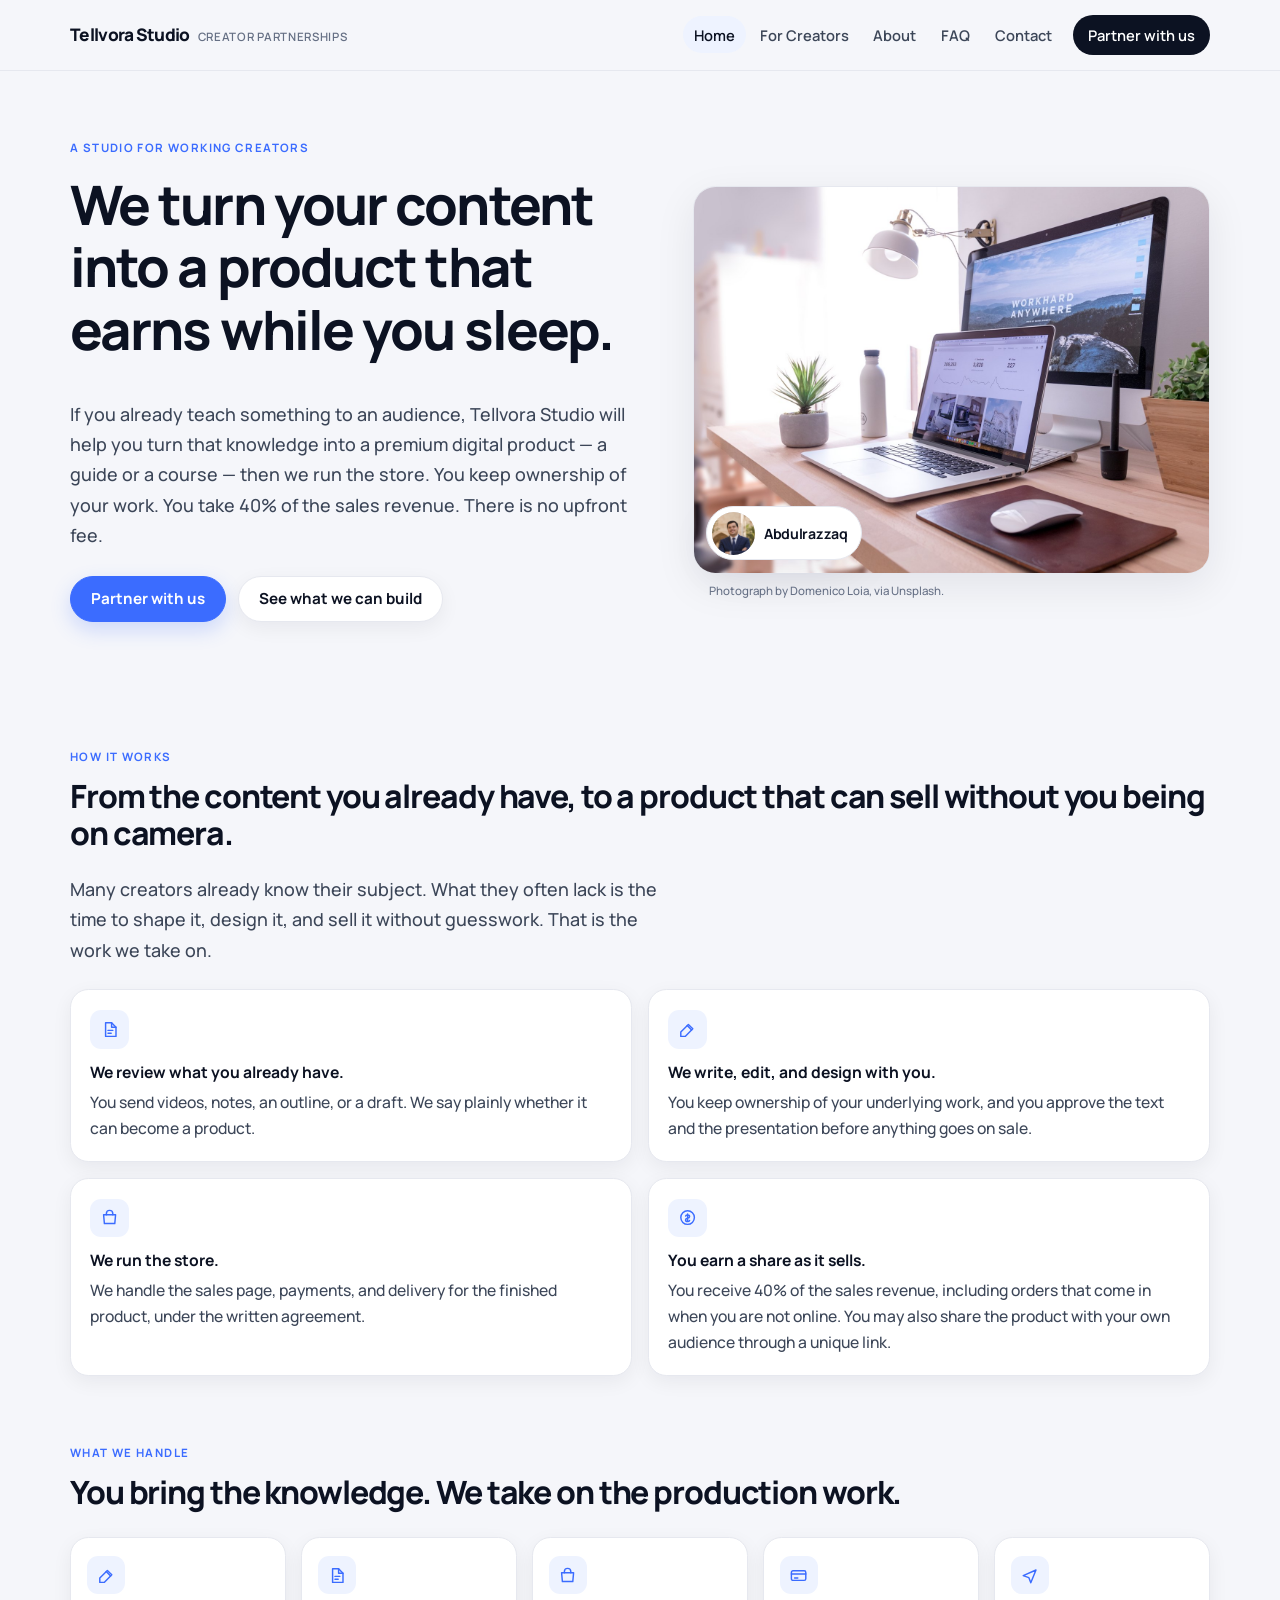
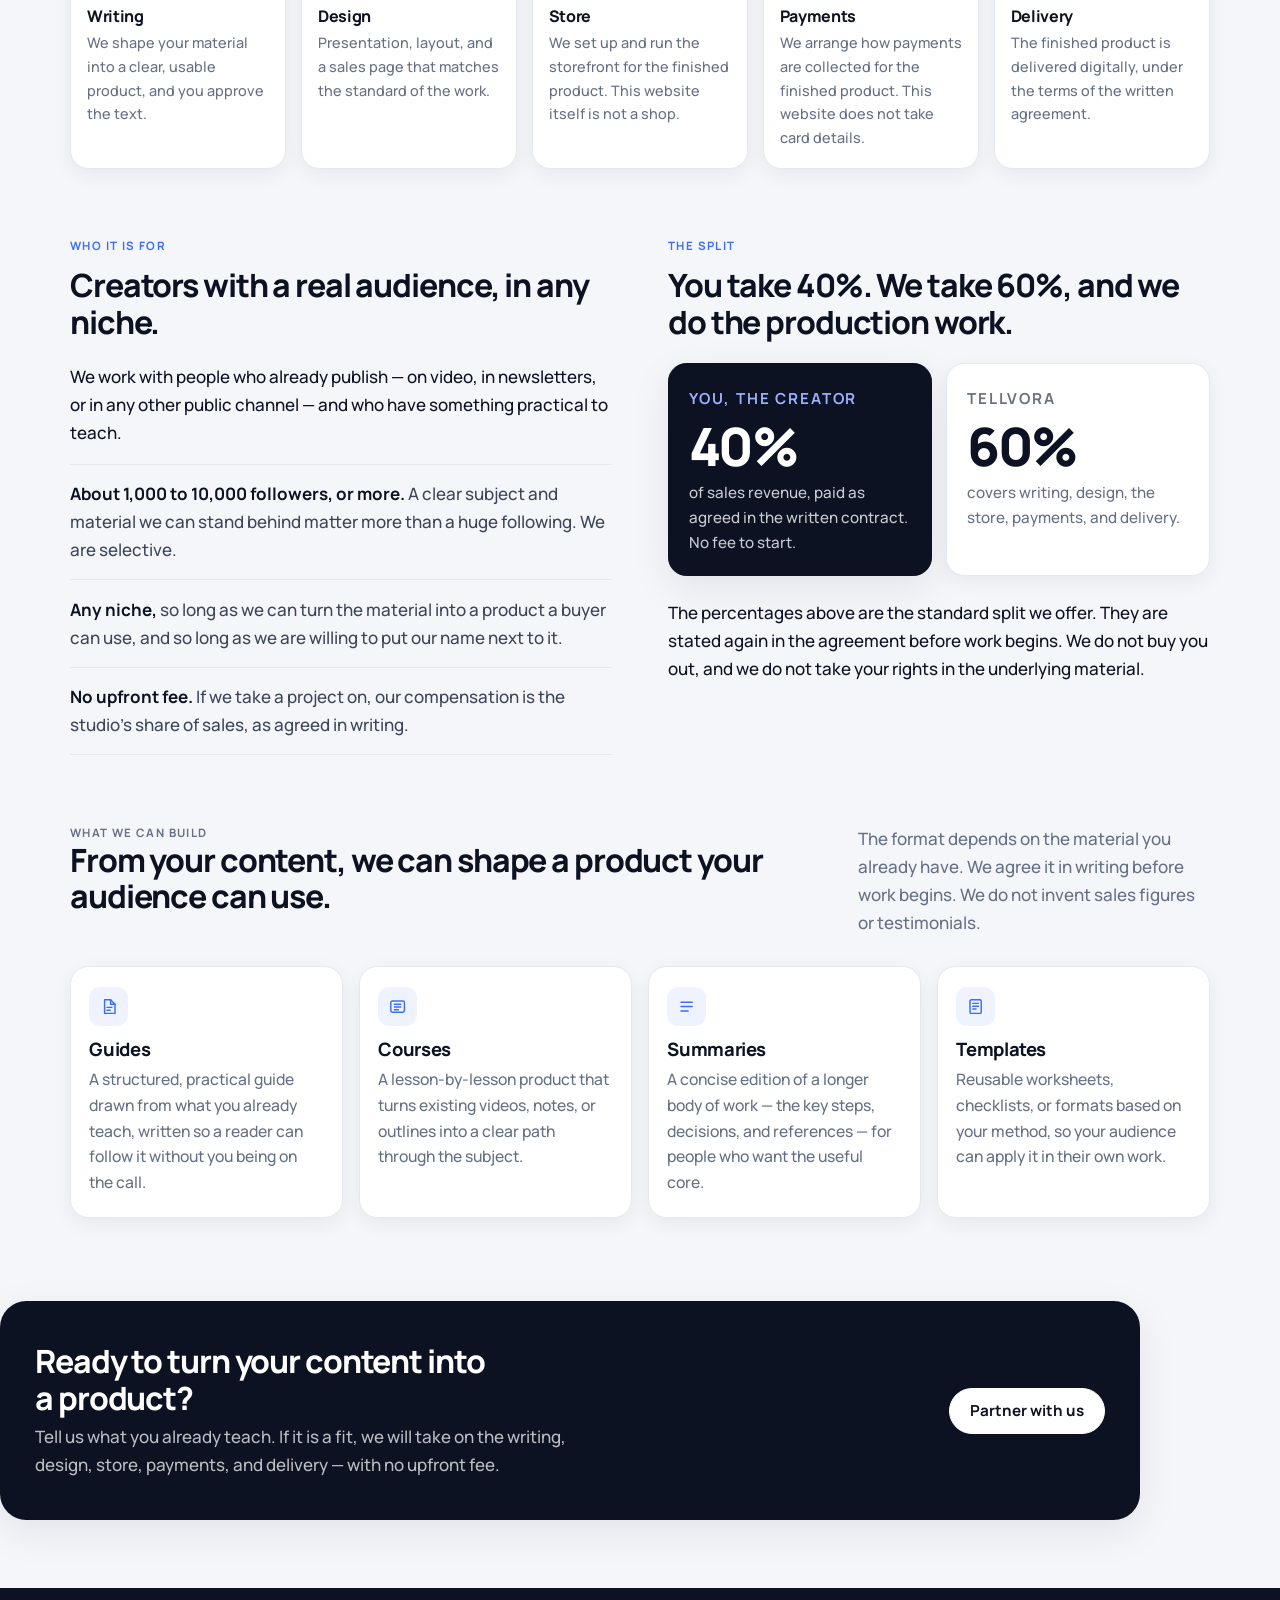
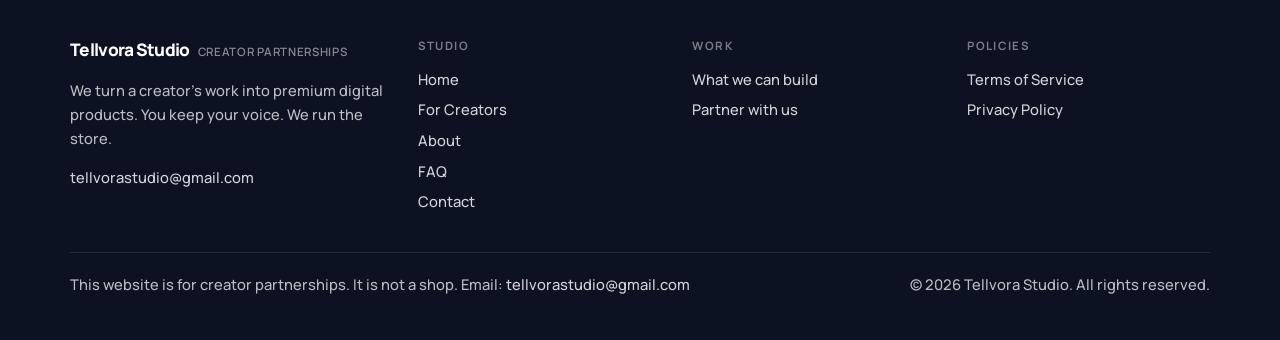
<file: index.html>
<!DOCTYPE html>
<html lang="en">
<head>
  <meta charset="utf-8">
  <meta name="viewport" content="width=device-width, initial-scale=1">
  <title>Tellvora Studio — We turn your content into a product that earns</title>
  <meta name="description" content="Tellvora Studio partners with creators to turn existing content into premium digital products — guides, courses, summaries, and templates — under a written agreement. No upfront fee.">
  <link rel="preconnect" href="https://fonts.googleapis.com">
  <link rel="preconnect" href="https://fonts.gstatic.com" crossorigin>
  <link href="https://fonts.googleapis.com/css2?family=Manrope:wght@500;600;700;800&display=swap" rel="stylesheet">
  <link rel="stylesheet" href="css/styles.css">
</head>
<body>
  <a class="skip" href="#main">Skip to content</a>
  <header class="site-header">
    <div class="wrap header-inner">
      <a class="wordmark" href="index.html">Tellvora Studio<span>Creator partnerships</span></a>
      <button class="nav-toggle" type="button" aria-expanded="false" aria-controls="site-nav">Menu</button>
      <nav class="nav" id="site-nav" aria-label="Primary">
        <a href="index.html" aria-current="page">Home</a>
        <a href="creators.html">For Creators</a>
        <a href="about.html">About</a>
        <a href="faq.html">FAQ</a>
        <a href="contact.html">Contact</a>
        <a class="nav-cta" href="creators.html">Partner with us</a>
      </nav>
    </div>
  </header>
  <main id="main">

    <section class="hero">
      <div class="wrap hero-grid">
        <div class="hero-copy">
          <p class="kicker">A studio for working creators</p>
          <h1>We turn your content into a product that earns while you sleep.</h1>
          <p class="lead">If you already teach something to an audience, Tellvora Studio will help you turn that knowledge into a premium digital product — a guide or a course — then we run the store. You keep ownership of your work. You take 40% of the sales revenue. There is no upfront fee.</p>
          <div class="btn-row">
            <a class="btn" href="creators.html">Partner with us</a>
            <a class="btn btn-ghost" href="#work">See what we can build</a>
          </div>
        </div>
        <figure class="hero-visual">
          <img src="images/photos/desk.jpg" alt="A light wooden desk with a laptop, a large display, and a leather mouse pad in soft daylight." width="1600" height="1060">
            <aside class="person-card">
              <span class="person-photo"><img src="images/founder.jpg" alt="Abdulrazzaq" width="864" height="1152"></span>
              <p>Abdulrazzaq</p>
            </aside>
          <figcaption>Photograph by Domenico Loia, via Unsplash.</figcaption>
        </figure>
      </div>
    </section>

    <section class="section">
      <div class="wrap">
        <p class="kicker">How it works</p>
        <h2>From the content you already have, to a product that can sell without you being on camera.</h2>
        <p class="lead">Many creators already know their subject. What they often lack is the time to shape it, design it, and sell it without guesswork. That is the work we take on.</p>
        <ol class="steps">
          <li>
            <span class="step-icon"><svg viewBox="0 0 24 24" fill="none" stroke="currentColor" stroke-width="1.8" stroke-linecap="round" stroke-linejoin="round" aria-hidden="true"><path d="M7 3.5h7.5L20 9v11.5H7z"/><path d="M14.5 3.5V9H20"/><path d="M10 13h6M10 16.5h4"/></svg></span>
            <div><strong>We review what you already have.</strong> You send videos, notes, an outline, or a draft. We say plainly whether it can become a product.</div>
          </li>
          <li>
            <span class="step-icon"><svg viewBox="0 0 24 24" fill="none" stroke="currentColor" stroke-width="1.8" stroke-linecap="round" stroke-linejoin="round" aria-hidden="true"><path d="M13 5.5l5.5 5.5L9 20.5H3.5V15z"/><path d="M11.5 7l5.5 5.5"/></svg></span>
            <div><strong>We write, edit, and design with you.</strong> You keep ownership of your underlying work, and you approve the text and the presentation before anything goes on sale.</div>
          </li>
          <li>
            <span class="step-icon"><svg viewBox="0 0 24 24" fill="none" stroke="currentColor" stroke-width="1.8" stroke-linecap="round" stroke-linejoin="round" aria-hidden="true"><path d="M4.5 8.5h15l-1 11h-13z"/><path d="M8 8.5V7a4 4 0 0 1 8 0v1.5"/></svg></span>
            <div><strong>We run the store.</strong> We handle the sales page, payments, and delivery for the finished product, under the written agreement.</div>
          </li>
          <li>
            <span class="step-icon"><svg viewBox="0 0 24 24" fill="none" stroke="currentColor" stroke-width="1.8" stroke-linecap="round" stroke-linejoin="round" aria-hidden="true"><circle cx="12" cy="12" r="8.5"/><path d="M12 7.5v9M9.5 10c.4-.8 1.3-1.3 2.5-1.3 1.5 0 2.5.8 2.5 2s-1 2-2.5 2.2c-1.6.2-2.6.9-2.6 2.1 0 1.1 1 2 2.6 2 1.3 0 2.2-.6 2.5-1.4"/></svg></span>
            <div><strong>You earn a share as it sells.</strong> You receive 40% of the sales revenue, including orders that come in when you are not online. You may also share the product with your own audience through a unique link.</div>
          </li>
        </ol>
      </div>
    </section>

    <section class="section">
      <div class="wrap">
        <p class="kicker">What we handle</p>
        <h2>You bring the knowledge. We take on the production work.</h2>
        <div class="handle-grid">
          <article class="handle-card">
            <div class="step-icon"><svg viewBox="0 0 24 24" fill="none" stroke="currentColor" stroke-width="1.8" stroke-linecap="round" stroke-linejoin="round" aria-hidden="true"><path d="M13 5.5l5.5 5.5L9 20.5H3.5V15z"/><path d="M11.5 7l5.5 5.5"/></svg></div>
            <h3>Writing</h3>
            <p>We shape your material into a clear, usable product, and you approve the text.</p>
          </article>
          <article class="handle-card">
            <div class="step-icon"><svg viewBox="0 0 24 24" fill="none" stroke="currentColor" stroke-width="1.8" stroke-linecap="round" stroke-linejoin="round" aria-hidden="true"><path d="M7 3.5h7.5L20 9v11.5H7z"/><path d="M14.5 3.5V9H20"/><path d="M10 13h6M10 16.5h4"/></svg></div>
            <h3>Design</h3>
            <p>Presentation, layout, and a sales page that matches the standard of the work.</p>
          </article>
          <article class="handle-card">
            <div class="step-icon"><svg viewBox="0 0 24 24" fill="none" stroke="currentColor" stroke-width="1.8" stroke-linecap="round" stroke-linejoin="round" aria-hidden="true"><path d="M4.5 8.5h15l-1 11h-13z"/><path d="M8 8.5V7a4 4 0 0 1 8 0v1.5"/></svg></div>
            <h3>Store</h3>
            <p>We set up and run the storefront for the finished product. This website itself is not a shop.</p>
          </article>
          <article class="handle-card">
            <div class="step-icon"><svg viewBox="0 0 24 24" fill="none" stroke="currentColor" stroke-width="1.8" stroke-linecap="round" stroke-linejoin="round" aria-hidden="true"><rect x="3" y="6" width="18" height="12" rx="2"/><path d="M3 10h18M7 15h4"/></svg></div>
            <h3>Payments</h3>
            <p>We arrange how payments are collected for the finished product. This website does not take card details.</p>
          </article>
          <article class="handle-card">
            <div class="step-icon"><svg viewBox="0 0 24 24" fill="none" stroke="currentColor" stroke-width="1.8" stroke-linecap="round" stroke-linejoin="round" aria-hidden="true"><path d="M4 12l16-7-6.5 16-2.5-6.5z"/></svg></div>
            <h3>Delivery</h3>
            <p>The finished product is delivered digitally, under the terms of the written agreement.</p>
          </article>
        </div>
      </div>
    </section>

    <section class="section">
      <div class="wrap split">
        <div>
          <p class="kicker">Who it is for</p>
          <h2>Creators with a real audience, in any niche.</h2>
          <p>We work with people who already publish — on video, in newsletters, or in any other public channel — and who have something practical to teach.</p>
          <ul class="who-list">
            <li><strong>About 1,000 to 10,000 followers, or more.</strong> A clear subject and material we can stand behind matter more than a huge following. We are selective.</li>
            <li><strong>Any niche,</strong> so long as we can turn the material into a product a buyer can use, and so long as we are willing to put our name next to it.</li>
            <li><strong>No upfront fee.</strong> If we take a project on, our compensation is the studio’s share of sales, as agreed in writing.</li>
          </ul>
        </div>
        <div>
          <p class="kicker">The split</p>
          <h2>You take 40%. We take 60%, and we do the production work.</h2>
          <div class="share-grid">
            <div class="share-card is-accent">
              <p class="kicker">You, the creator</p>
              <p class="share-fig">40%</p>
              <p>of sales revenue, paid as agreed in the written contract. No fee to start.</p>
            </div>
            <div class="share-card">
              <p class="kicker">Tellvora</p>
              <p class="share-fig">60%</p>
              <p>covers writing, design, the store, payments, and delivery.</p>
            </div>
          </div>
          <p>The percentages above are the standard split we offer. They are stated again in the agreement before work begins. We do not buy you out, and we do not take your rights in the underlying material.</p>
        </div>
      </div>
    </section>

    <section class="section" id="work">
      <div class="wrap">
        <div class="section-head">
          <div>
            <p class="kicker">What we can build</p>
            <h2>From your content, we can shape a product your audience can use.</h2>
          </div>
          <p>The format depends on the material you already have. We agree it in writing before work begins. We do not invent sales figures or testimonials.</p>
        </div>
        <div class="build-grid">
          <article class="build-card">
            <div class="step-icon"><svg viewBox="0 0 24 24" fill="none" stroke="currentColor" stroke-width="1.8" stroke-linecap="round" stroke-linejoin="round" aria-hidden="true"><path d="M7 3.5h7.5L20 9v11.5H7z"/><path d="M14.5 3.5V9H20"/><path d="M10 13h6M10 16.5h4"/></svg></div>
            <h3>Guides</h3>
            <p>A structured, practical guide drawn from what you already teach, written so a reader can follow it without you being on the call.</p>
          </article>
          <article class="build-card">
            <div class="step-icon"><svg viewBox="0 0 24 24" fill="none" stroke="currentColor" stroke-width="1.8" stroke-linecap="round" stroke-linejoin="round" aria-hidden="true"><rect x="3.5" y="5" width="17" height="14" rx="2"/><path d="M8 9h8M8 12.5h8M8 16h5"/></svg></div>
            <h3>Courses</h3>
            <p>A lesson-by-lesson product that turns existing videos, notes, or outlines into a clear path through the subject.</p>
          </article>
          <article class="build-card">
            <div class="step-icon"><svg viewBox="0 0 24 24" fill="none" stroke="currentColor" stroke-width="1.8" stroke-linecap="round" stroke-linejoin="round" aria-hidden="true"><path d="M5 6.5h14M5 12h14M5 17.5h9"/></svg></div>
            <h3>Summaries</h3>
            <p>A concise edition of a longer body of work — the key steps, decisions, and references — for people who want the useful core.</p>
          </article>
          <article class="build-card">
            <div class="step-icon"><svg viewBox="0 0 24 24" fill="none" stroke="currentColor" stroke-width="1.8" stroke-linecap="round" stroke-linejoin="round" aria-hidden="true"><rect x="5" y="3.5" width="14" height="17" rx="1.5"/><path d="M8.5 8h7M8.5 11.5h7M8.5 15h4"/></svg></div>
            <h3>Templates</h3>
            <p>Reusable worksheets, checklists, or formats based on your method, so your audience can apply it in their own work.</p>
          </article>
        </div>
      </div>
    </section>

    <div class="wrap cta-band">
      <div class="cta-band-inner">
        <div>
          <h2>Ready to turn your content into a product?</h2>
          <p>Tell us what you already teach. If it is a fit, we will take on the writing, design, store, payments, and delivery — with no upfront fee.</p>
        </div>
        <a class="btn btn-light" href="creators.html">Partner with us</a>
      </div>
    </div>

  </main>
  <footer class="site-footer">
    <div class="wrap">
      <div class="footer-grid">
        <div>
          <a class="wordmark" href="index.html">Tellvora Studio<span>Creator partnerships</span></a>
          <p style="margin-top:0.85rem">We turn a creator’s work into premium digital products. You keep your voice. We run the store.</p>
          <p><a href="mailto:tellvorastudio@gmail.com">tellvorastudio@gmail.com</a></p>
        </div>
        <div>
          <p class="kicker">Studio</p>
          <ul>
            <li><a href="index.html">Home</a></li>
            <li><a href="creators.html">For Creators</a></li>
            <li><a href="about.html">About</a></li>
            <li><a href="faq.html">FAQ</a></li>
            <li><a href="contact.html">Contact</a></li>
          </ul>
        </div>
        <div>
          <p class="kicker">Work</p>
          <ul>
            <li><a href="index.html#work">What we can build</a></li>
            <li><a href="creators.html">Partner with us</a></li>
          </ul>
        </div>
        <div>
          <p class="kicker">Policies</p>
          <ul>
            <li><a href="terms.html">Terms of Service</a></li>
            <li><a href="privacy.html">Privacy Policy</a></li>
          </ul>
        </div>
      </div>
      <div class="footer-bottom">
        <p>This website is for creator partnerships. It is not a shop. Email: <a href="mailto:tellvorastudio@gmail.com">tellvorastudio@gmail.com</a></p>
        <p>&copy; 2026 Tellvora Studio. All rights reserved.</p>
      </div>
    </div>
  </footer>
  <script src="js/nav.js"></script>
</body>
</html>
</file>
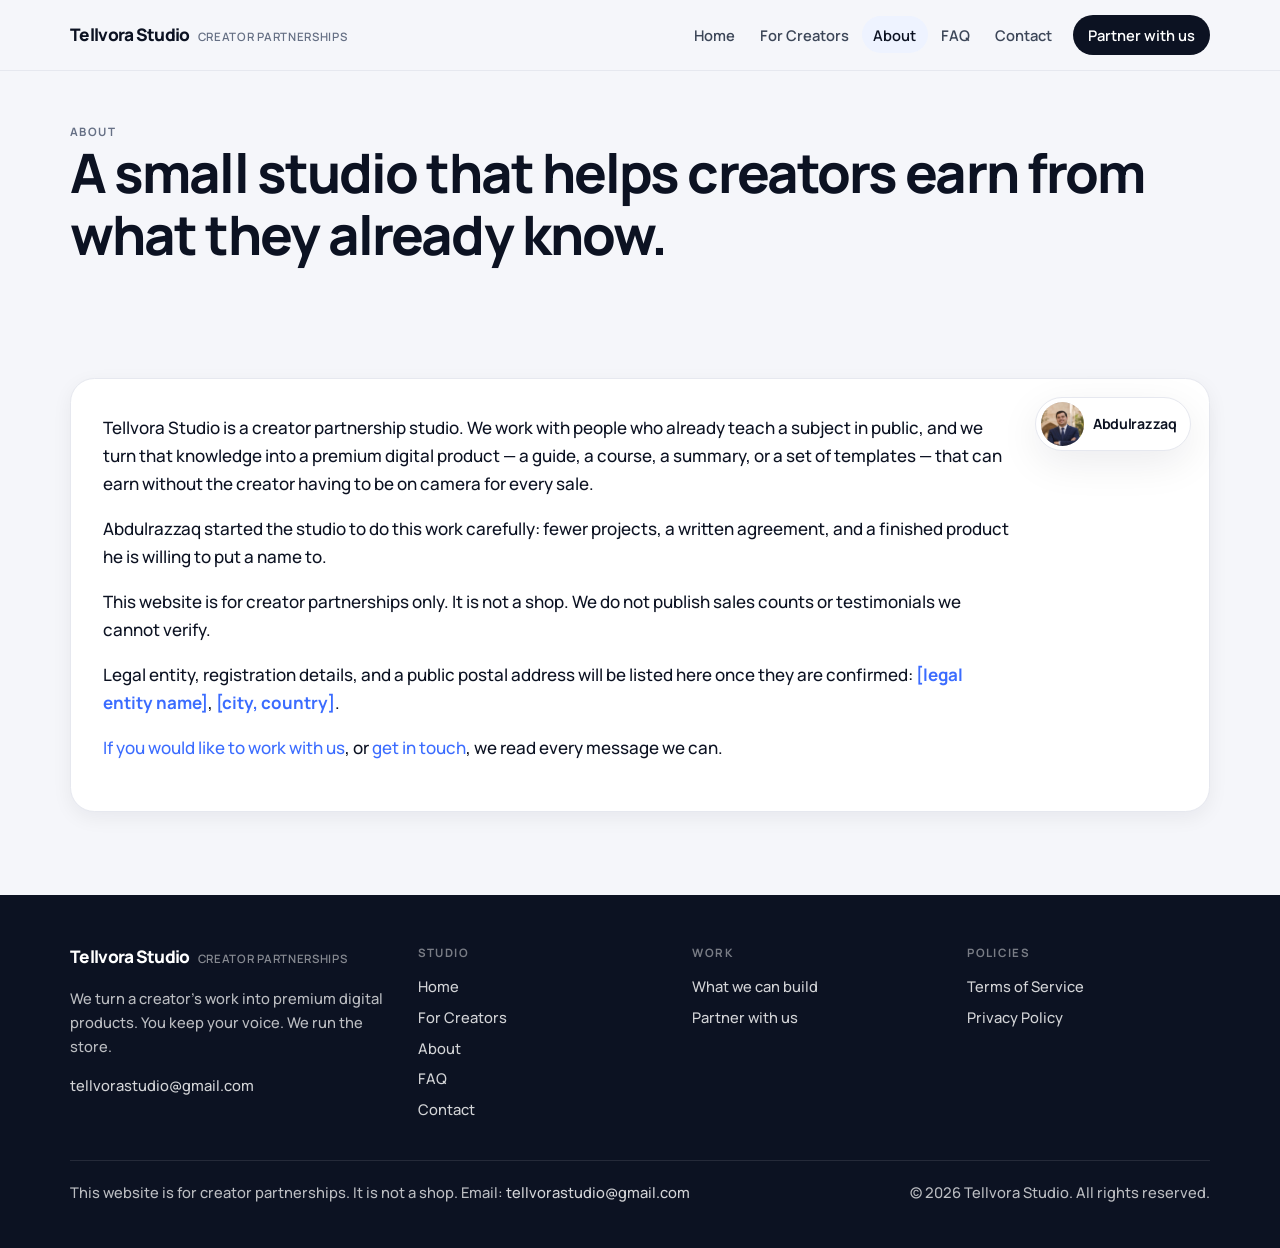
<file: about.html>
<!DOCTYPE html>
<html lang="en">
<head>
  <meta charset="utf-8">
  <meta name="viewport" content="width=device-width, initial-scale=1">
  <title>About | Tellvora Studio</title>
  <meta name="description" content="Tellvora Studio is a small studio that partners with creators to turn their knowledge into premium digital products.">
  <link rel="preconnect" href="https://fonts.googleapis.com">
  <link rel="preconnect" href="https://fonts.gstatic.com" crossorigin>
  <link href="https://fonts.googleapis.com/css2?family=Manrope:wght@500;600;700;800&display=swap" rel="stylesheet">
  <link rel="stylesheet" href="css/styles.css">
</head>
<body>
  <a class="skip" href="#main">Skip to content</a>
  <header class="site-header">
    <div class="wrap header-inner">
      <a class="wordmark" href="index.html">Tellvora Studio<span>Creator partnerships</span></a>
      <button class="nav-toggle" type="button" aria-expanded="false" aria-controls="site-nav">Menu</button>
      <nav class="nav" id="site-nav" aria-label="Primary">
        <a href="index.html">Home</a>
        <a href="creators.html">For Creators</a>
        <a href="about.html" aria-current="page">About</a>
        <a href="faq.html">FAQ</a>
        <a href="contact.html">Contact</a>
        <a class="nav-cta" href="creators.html">Partner with us</a>
      </nav>
    </div>
  </header>
  <main id="main">

    <header class="page-title">
      <div class="wrap">
        <p class="kicker">About</p>
        <h1>A small studio that helps creators earn from what they already know.</h1>
      </div>
    </header>
    <section class="section">
      <div class="wrap">
        <div class="about-panel">
            <aside class="person-card">
              <span class="person-photo"><img src="images/founder.jpg" alt="Abdulrazzaq" width="864" height="1152"></span>
              <p>Abdulrazzaq</p>
            </aside>
          <div class="about-copy">
            <p>Tellvora Studio is a creator partnership studio. We work with people who already teach a subject in public, and we turn that knowledge into a premium digital product — a guide, a course, a summary, or a set of templates — that can earn without the creator having to be on camera for every sale.</p>
            <p>Abdulrazzaq started the studio to do this work carefully: fewer projects, a written agreement, and a finished product he is willing to put a name to.</p>
            <p>This website is for creator partnerships only. It is not a shop. We do not publish sales counts or testimonials we cannot verify.</p>
            <p>Legal entity, registration details, and a public postal address will be listed here once they are confirmed: <span class="placeholder-mark">[legal entity name]</span>, <span class="placeholder-mark">[city, country]</span>.</p>
            <p><a href="creators.html">If you would like to work with us</a>, or <a href="contact.html">get in touch</a>, we read every message we can.</p>
          </div>
        </div>
      </div>
    </section>

  </main>
  <footer class="site-footer">
    <div class="wrap">
      <div class="footer-grid">
        <div>
          <a class="wordmark" href="index.html">Tellvora Studio<span>Creator partnerships</span></a>
          <p style="margin-top:0.85rem">We turn a creator’s work into premium digital products. You keep your voice. We run the store.</p>
          <p><a href="mailto:tellvorastudio@gmail.com">tellvorastudio@gmail.com</a></p>
        </div>
        <div>
          <p class="kicker">Studio</p>
          <ul>
            <li><a href="index.html">Home</a></li>
            <li><a href="creators.html">For Creators</a></li>
            <li><a href="about.html">About</a></li>
            <li><a href="faq.html">FAQ</a></li>
            <li><a href="contact.html">Contact</a></li>
          </ul>
        </div>
        <div>
          <p class="kicker">Work</p>
          <ul>
            <li><a href="index.html#work">What we can build</a></li>
            <li><a href="creators.html">Partner with us</a></li>
          </ul>
        </div>
        <div>
          <p class="kicker">Policies</p>
          <ul>
            <li><a href="terms.html">Terms of Service</a></li>
            <li><a href="privacy.html">Privacy Policy</a></li>
          </ul>
        </div>
      </div>
      <div class="footer-bottom">
        <p>This website is for creator partnerships. It is not a shop. Email: <a href="mailto:tellvorastudio@gmail.com">tellvorastudio@gmail.com</a></p>
        <p>&copy; 2026 Tellvora Studio. All rights reserved.</p>
      </div>
    </div>
  </footer>
  <script src="js/nav.js"></script>
</body>
</html>
</file>
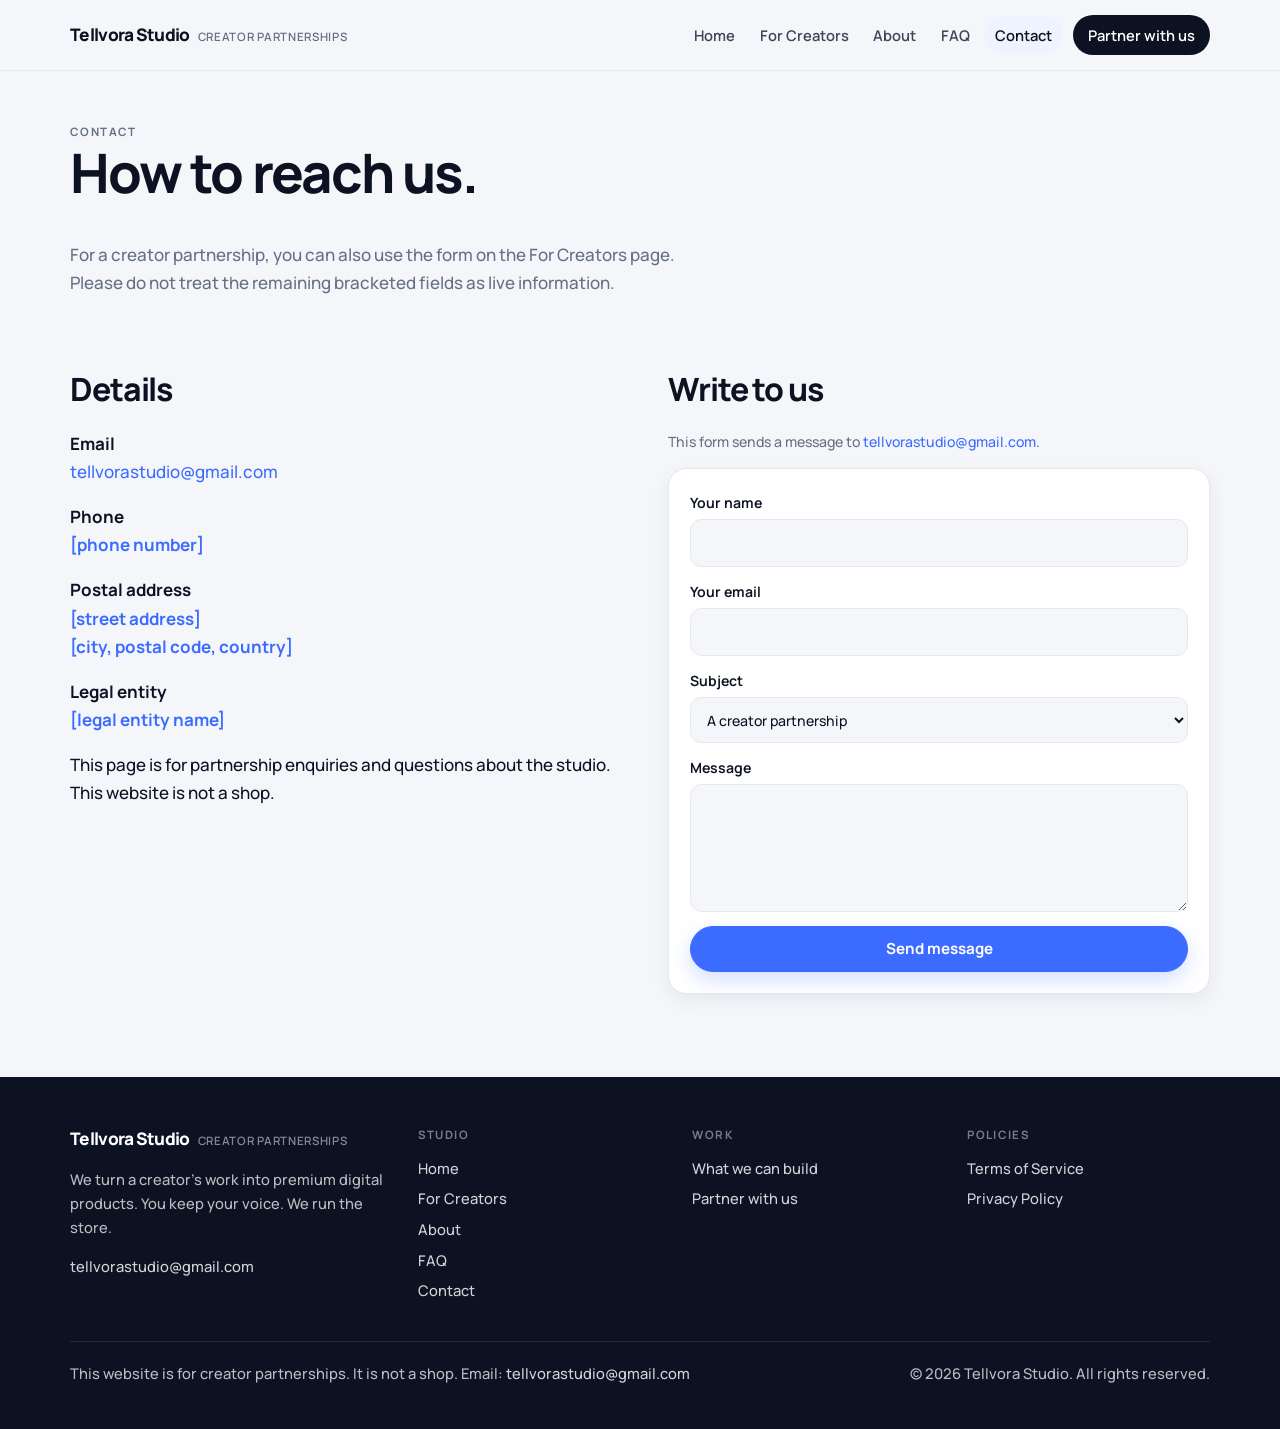
<file: contact.html>
<!DOCTYPE html>
<html lang="en">
<head>
  <meta charset="utf-8">
  <meta name="viewport" content="width=device-width, initial-scale=1">
  <title>Contact | Tellvora Studio</title>
  <meta name="description" content="Contact Tellvora Studio about a creator partnership or a question about the studio.">
  <link rel="preconnect" href="https://fonts.googleapis.com">
  <link rel="preconnect" href="https://fonts.gstatic.com" crossorigin>
  <link href="https://fonts.googleapis.com/css2?family=Manrope:wght@500;600;700;800&display=swap" rel="stylesheet">
  <link rel="stylesheet" href="css/styles.css">
</head>
<body>
  <a class="skip" href="#main">Skip to content</a>
  <header class="site-header">
    <div class="wrap header-inner">
      <a class="wordmark" href="index.html">Tellvora Studio<span>Creator partnerships</span></a>
      <button class="nav-toggle" type="button" aria-expanded="false" aria-controls="site-nav">Menu</button>
      <nav class="nav" id="site-nav" aria-label="Primary">
        <a href="index.html">Home</a>
        <a href="creators.html">For Creators</a>
        <a href="about.html">About</a>
        <a href="faq.html">FAQ</a>
        <a href="contact.html" aria-current="page">Contact</a>
        <a class="nav-cta" href="creators.html">Partner with us</a>
      </nav>
    </div>
  </header>
  <main id="main">

    <header class="page-title">
      <div class="wrap">
        <p class="kicker">Contact</p>
        <h1>How to reach us.</h1>
        <p>For a creator partnership, you can also use the form on the For Creators page. Please do not treat the remaining bracketed fields as live information.</p>
      </div>
    </header>
    <section class="section">
      <div class="wrap split">
        <div>
          <h2>Details</h2>
          <p><strong>Email</strong><br><a href="mailto:tellvorastudio@gmail.com">tellvorastudio@gmail.com</a></p>
          <p><strong>Phone</strong><br><span class="placeholder-mark">[phone number]</span></p>
          <p><strong>Postal address</strong><br><span class="placeholder-mark">[street address]</span><br><span class="placeholder-mark">[city, postal code, country]</span></p>
          <p><strong>Legal entity</strong><br><span class="placeholder-mark">[legal entity name]</span></p>
          <p>This page is for partnership enquiries and questions about the studio. This website is not a shop.</p>
        </div>
        <div>
          <h2>Write to us</h2>
          <p class="form-note">This form sends a message to <a href="mailto:tellvorastudio@gmail.com">tellvorastudio@gmail.com</a>.</p>
          <form action="https://formsubmit.co/tellvorastudio@gmail.com" method="POST">
            <input type="hidden" name="_subject" value="Tellvora Studio — website message">
            <input type="hidden" name="_template" value="table">
            <input type="hidden" name="_captcha" value="true">
            <input type="hidden" name="_next" value="https://zefitkolish1-oss.github.io/rigright/thank-you.html">
            <label>Your name
              <input type="text" name="name" autocomplete="name" required>
            </label>
            <label>Your email
              <input type="email" name="email" autocomplete="email" required>
            </label>
            <label>Subject
              <select name="subject">
                <option>A creator partnership</option>
                <option>A question about the offer</option>
                <option>Something else</option>
              </select>
            </label>
            <label>Message
              <textarea name="message"></textarea>
            </label>
            <button class="btn" type="submit">Send message</button>
          </form>
        </div>
      </div>
    </section>

  </main>
  <footer class="site-footer">
    <div class="wrap">
      <div class="footer-grid">
        <div>
          <a class="wordmark" href="index.html">Tellvora Studio<span>Creator partnerships</span></a>
          <p style="margin-top:0.85rem">We turn a creator’s work into premium digital products. You keep your voice. We run the store.</p>
          <p><a href="mailto:tellvorastudio@gmail.com">tellvorastudio@gmail.com</a></p>
        </div>
        <div>
          <p class="kicker">Studio</p>
          <ul>
            <li><a href="index.html">Home</a></li>
            <li><a href="creators.html">For Creators</a></li>
            <li><a href="about.html">About</a></li>
            <li><a href="faq.html">FAQ</a></li>
            <li><a href="contact.html">Contact</a></li>
          </ul>
        </div>
        <div>
          <p class="kicker">Work</p>
          <ul>
            <li><a href="index.html#work">What we can build</a></li>
            <li><a href="creators.html">Partner with us</a></li>
          </ul>
        </div>
        <div>
          <p class="kicker">Policies</p>
          <ul>
            <li><a href="terms.html">Terms of Service</a></li>
            <li><a href="privacy.html">Privacy Policy</a></li>
          </ul>
        </div>
      </div>
      <div class="footer-bottom">
        <p>This website is for creator partnerships. It is not a shop. Email: <a href="mailto:tellvorastudio@gmail.com">tellvorastudio@gmail.com</a></p>
        <p>&copy; 2026 Tellvora Studio. All rights reserved.</p>
      </div>
    </div>
  </footer>
  <script src="js/nav.js"></script>
</body>
</html>
</file>
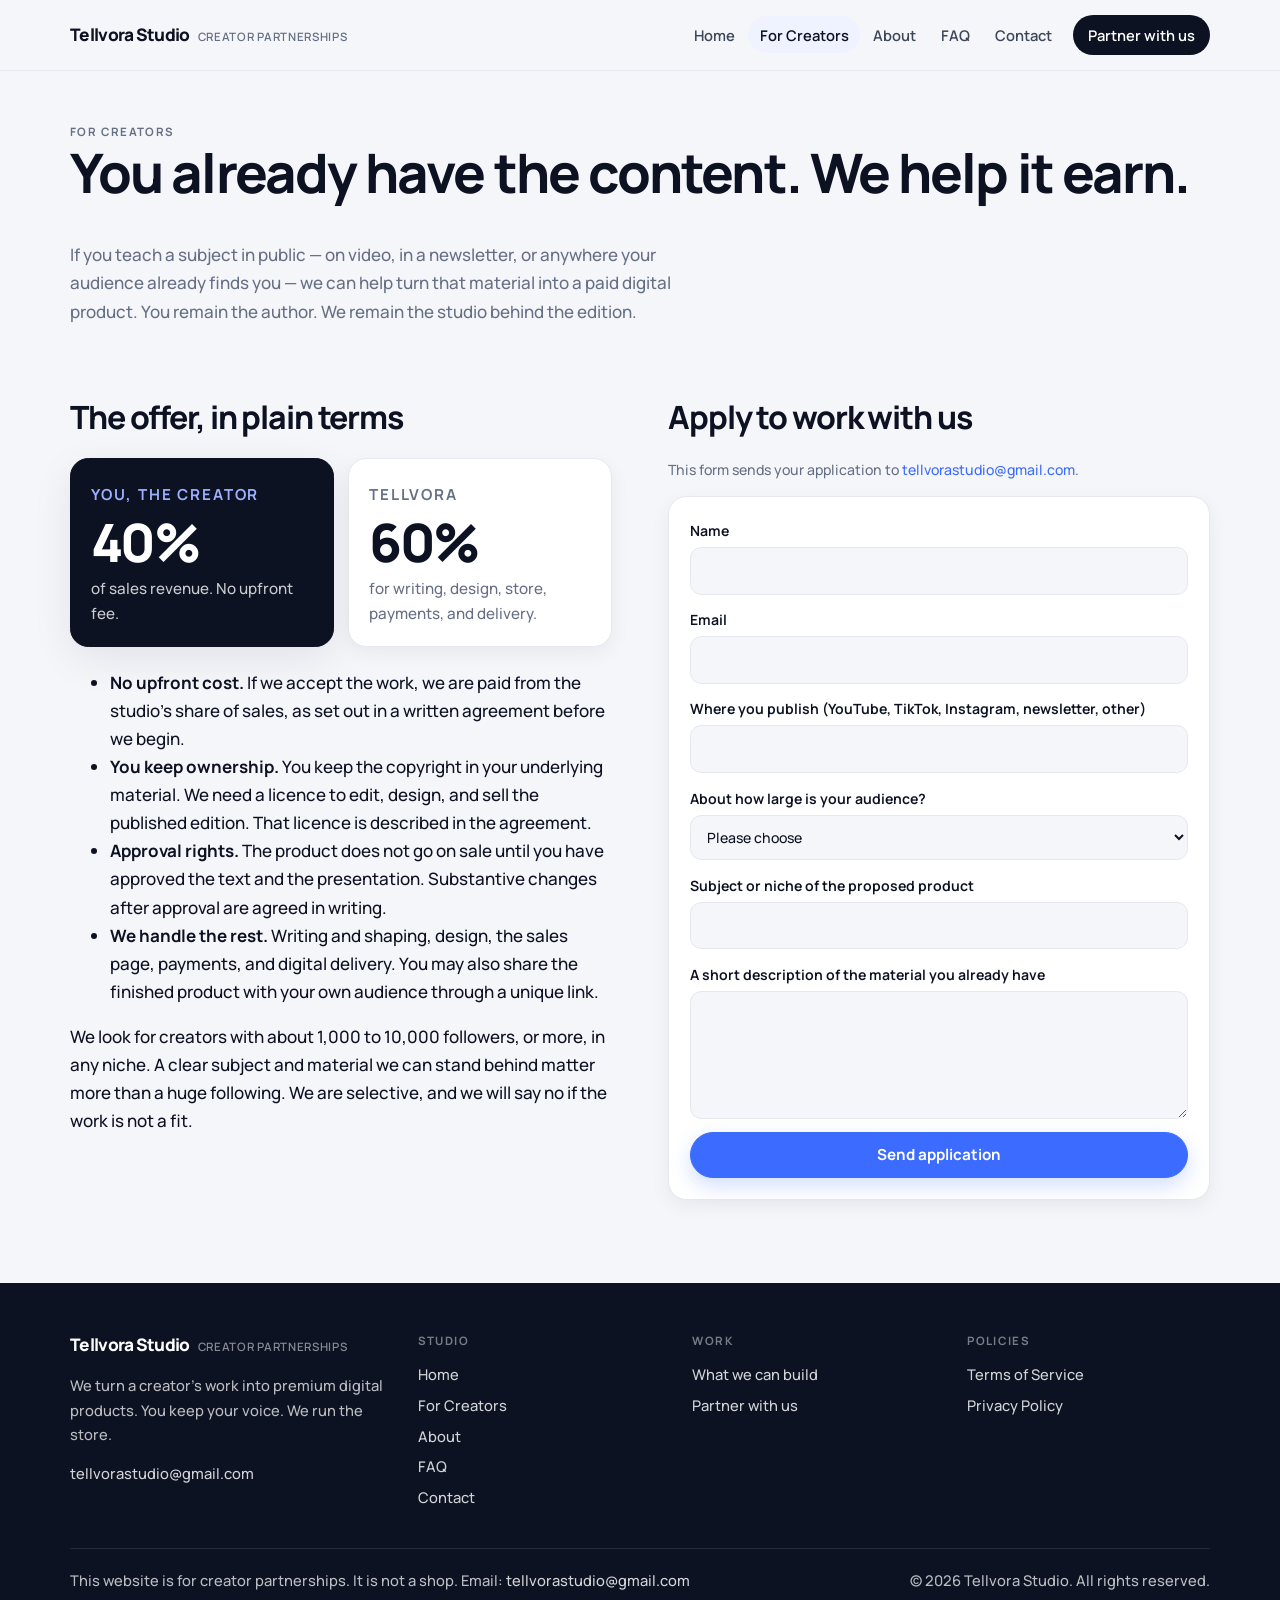
<file: creators.html>
<!DOCTYPE html>
<html lang="en">
<head>
  <meta charset="utf-8">
  <meta name="viewport" content="width=device-width, initial-scale=1">
  <title>For Creators | Tellvora Studio</title>
  <meta name="description" content="Partner with Tellvora Studio. We turn your content into a premium digital product. You take 40% of sales, with no upfront cost. We handle writing, design, the store, payments, and delivery.">
  <link rel="preconnect" href="https://fonts.googleapis.com">
  <link rel="preconnect" href="https://fonts.gstatic.com" crossorigin>
  <link href="https://fonts.googleapis.com/css2?family=Manrope:wght@500;600;700;800&display=swap" rel="stylesheet">
  <link rel="stylesheet" href="css/styles.css">
</head>
<body>
  <a class="skip" href="#main">Skip to content</a>
  <header class="site-header">
    <div class="wrap header-inner">
      <a class="wordmark" href="index.html">Tellvora Studio<span>Creator partnerships</span></a>
      <button class="nav-toggle" type="button" aria-expanded="false" aria-controls="site-nav">Menu</button>
      <nav class="nav" id="site-nav" aria-label="Primary">
        <a href="index.html">Home</a>
        <a href="creators.html" aria-current="page">For Creators</a>
        <a href="about.html">About</a>
        <a href="faq.html">FAQ</a>
        <a href="contact.html">Contact</a>
        <a class="nav-cta" href="creators.html">Partner with us</a>
      </nav>
    </div>
  </header>
  <main id="main">

    <header class="page-title">
      <div class="wrap">
        <p class="kicker">For creators</p>
        <h1>You already have the content. We help it earn.</h1>
        <p>If you teach a subject in public — on video, in a newsletter, or anywhere your audience already finds you — we can help turn that material into a paid digital product. You remain the author. We remain the studio behind the edition.</p>
      </div>
    </header>
    <section class="section">
      <div class="wrap split">
        <div>
          <h2>The offer, in plain terms</h2>
          <div class="share-grid">
            <div class="share-card is-accent">
              <p class="kicker">You, the creator</p>
              <p class="share-fig">40%</p>
              <p>of sales revenue. No upfront fee.</p>
            </div>
            <div class="share-card">
              <p class="kicker">Tellvora</p>
              <p class="share-fig">60%</p>
              <p>for writing, design, store, payments, and delivery.</p>
            </div>
          </div>
          <ul>
            <li><strong>No upfront cost.</strong> If we accept the work, we are paid from the studio’s share of sales, as set out in a written agreement before we begin.</li>
            <li><strong>You keep ownership.</strong> You keep the copyright in your underlying material. We need a licence to edit, design, and sell the published edition. That licence is described in the agreement.</li>
            <li><strong>Approval rights.</strong> The product does not go on sale until you have approved the text and the presentation. Substantive changes after approval are agreed in writing.</li>
            <li><strong>We handle the rest.</strong> Writing and shaping, design, the sales page, payments, and digital delivery. You may also share the finished product with your own audience through a unique link.</li>
          </ul>
          <p>We look for creators with about 1,000 to 10,000 followers, or more, in any niche. A clear subject and material we can stand behind matter more than a huge following. We are selective, and we will say no if the work is not a fit.</p>
        </div>
        <div>
          <h2>Apply to work with us</h2>
          <p class="form-note">This form sends your application to <a href="mailto:tellvorastudio@gmail.com">tellvorastudio@gmail.com</a>.</p>
          <form action="https://formsubmit.co/tellvorastudio@gmail.com" method="POST">
            <input type="hidden" name="_subject" value="Tellvora Studio — creator partnership application">
            <input type="hidden" name="_template" value="table">
            <input type="hidden" name="_captcha" value="true">
            <input type="hidden" name="_next" value="https://zefitkolish1-oss.github.io/rigright/thank-you.html">
            <label>Name
              <input type="text" name="name" autocomplete="name" required>
            </label>
            <label>Email
              <input type="email" name="email" autocomplete="email" required>
            </label>
            <label>Where you publish (YouTube, TikTok, Instagram, newsletter, other)
              <input type="text" name="channels">
            </label>
            <label>About how large is your audience?
              <select name="audience">
                <option value="">Please choose</option>
                <option>Under 1,000</option>
                <option>About 1,000–10,000</option>
                <option>More than 10,000</option>
                <option>I am not sure</option>
              </select>
            </label>
            <label>Subject or niche of the proposed product
              <input type="text" name="subject">
            </label>
            <label>A short description of the material you already have
              <textarea name="material"></textarea>
            </label>
            <button class="btn" type="submit">Send application</button>
          </form>
        </div>
      </div>
    </section>

  </main>
  <footer class="site-footer">
    <div class="wrap">
      <div class="footer-grid">
        <div>
          <a class="wordmark" href="index.html">Tellvora Studio<span>Creator partnerships</span></a>
          <p style="margin-top:0.85rem">We turn a creator’s work into premium digital products. You keep your voice. We run the store.</p>
          <p><a href="mailto:tellvorastudio@gmail.com">tellvorastudio@gmail.com</a></p>
        </div>
        <div>
          <p class="kicker">Studio</p>
          <ul>
            <li><a href="index.html">Home</a></li>
            <li><a href="creators.html">For Creators</a></li>
            <li><a href="about.html">About</a></li>
            <li><a href="faq.html">FAQ</a></li>
            <li><a href="contact.html">Contact</a></li>
          </ul>
        </div>
        <div>
          <p class="kicker">Work</p>
          <ul>
            <li><a href="index.html#work">What we can build</a></li>
            <li><a href="creators.html">Partner with us</a></li>
          </ul>
        </div>
        <div>
          <p class="kicker">Policies</p>
          <ul>
            <li><a href="terms.html">Terms of Service</a></li>
            <li><a href="privacy.html">Privacy Policy</a></li>
          </ul>
        </div>
      </div>
      <div class="footer-bottom">
        <p>This website is for creator partnerships. It is not a shop. Email: <a href="mailto:tellvorastudio@gmail.com">tellvorastudio@gmail.com</a></p>
        <p>&copy; 2026 Tellvora Studio. All rights reserved.</p>
      </div>
    </div>
  </footer>
  <script src="js/nav.js"></script>
</body>
</html>
</file>
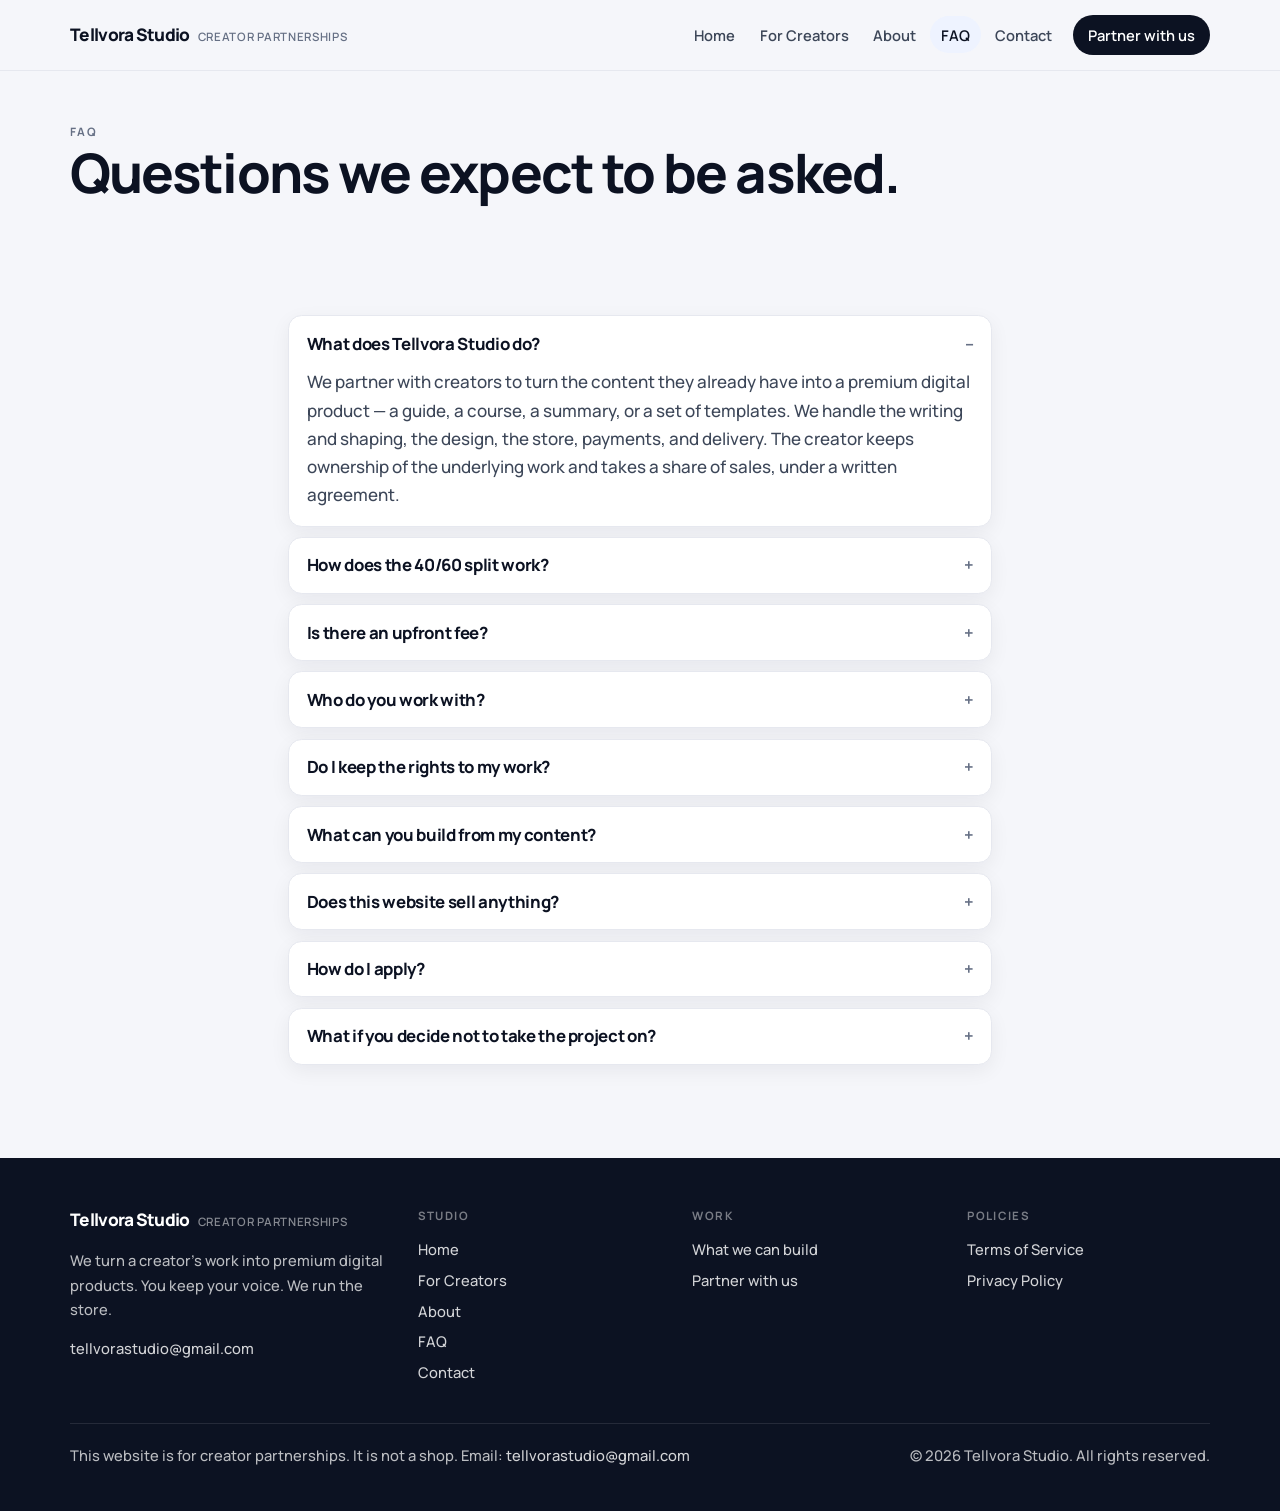
<file: faq.html>
<!DOCTYPE html>
<html lang="en">
<head>
  <meta charset="utf-8">
  <meta name="viewport" content="width=device-width, initial-scale=1">
  <title>FAQ | Tellvora Studio</title>
  <meta name="description" content="Answers about Tellvora Studio creator partnerships, the 40/60 revenue split, ownership, and how to apply.">
  <link rel="preconnect" href="https://fonts.googleapis.com">
  <link rel="preconnect" href="https://fonts.gstatic.com" crossorigin>
  <link href="https://fonts.googleapis.com/css2?family=Manrope:wght@500;600;700;800&display=swap" rel="stylesheet">
  <link rel="stylesheet" href="css/styles.css">
</head>
<body>
  <a class="skip" href="#main">Skip to content</a>
  <header class="site-header">
    <div class="wrap header-inner">
      <a class="wordmark" href="index.html">Tellvora Studio<span>Creator partnerships</span></a>
      <button class="nav-toggle" type="button" aria-expanded="false" aria-controls="site-nav">Menu</button>
      <nav class="nav" id="site-nav" aria-label="Primary">
        <a href="index.html">Home</a>
        <a href="creators.html">For Creators</a>
        <a href="about.html">About</a>
        <a href="faq.html" aria-current="page">FAQ</a>
        <a href="contact.html">Contact</a>
        <a class="nav-cta" href="creators.html">Partner with us</a>
      </nav>
    </div>
  </header>
  <main id="main">

    <header class="page-title">
      <div class="wrap">
        <p class="kicker">FAQ</p>
        <h1>Questions we expect to be asked.</h1>
      </div>
    </header>
    <section class="section">
      <div class="wrap faq prose">
        <details open>
          <summary>What does Tellvora Studio do?</summary>
          <p>We partner with creators to turn the content they already have into a premium digital product — a guide, a course, a summary, or a set of templates. We handle the writing and shaping, the design, the store, payments, and delivery. The creator keeps ownership of the underlying work and takes a share of sales, under a written agreement.</p>
        </details>
        <details>
          <summary>How does the 40/60 split work?</summary>
          <p>The standard offer is that the creator receives 40% of sales revenue and Tellvora Studio receives 60%. The studio share covers writing, design, the store, payments, and delivery. There is no upfront fee. The same percentages are stated again in the written agreement before work begins.</p>
        </details>
        <details>
          <summary>Is there an upfront fee?</summary>
          <p>No. If we accept the work, the studio is paid from its share of sales, as set out in the agreement. We may decline a project if it is not a fit.</p>
        </details>
        <details>
          <summary>Who do you work with?</summary>
          <p>Creators who already publish — on video, in a newsletter, or in any other public channel — and who have something practical to teach. We look for people with about 1,000 to 10,000 followers, or more, in any niche. A clear subject and material we can stand behind matter more than a huge following. We are selective.</p>
        </details>
        <details>
          <summary>Do I keep the rights to my work?</summary>
          <p>Yes. You keep the copyright in your underlying material. We need a licence to edit, design, and sell the published edition. That licence is described in the written agreement. The product does not go out under the partnership until you have approved the text and the presentation.</p>
        </details>
        <details>
          <summary>What can you build from my content?</summary>
          <p>Depending on the material you already have, we can shape a guide, a course, a concise summary, or templates such as worksheets and checklists. We agree the format in writing before work begins. This is a description of formats, not a catalogue of items for sale on this website.</p>
        </details>
        <details>
          <summary>Does this website sell anything?</summary>
          <p>No. This website is for creator partnerships only. It is not a shop, and it does not take payments.</p>
        </details>
        <details>
          <summary>How do I apply?</summary>
          <p>Use the form on the <a href="creators.html">For Creators</a> page, write to us from the <a href="contact.html">Contact</a> page, or email <a href="mailto:tellvorastudio@gmail.com">tellvorastudio@gmail.com</a>.</p>
        </details>
        <details>
          <summary>What if you decide not to take the project on?</summary>
          <p>We will say no if the work is not a fit. We do not start production, and no agreement is formed, until both sides have signed a written contract.</p>
        </details>
      </div>
    </section>

  </main>
  <footer class="site-footer">
    <div class="wrap">
      <div class="footer-grid">
        <div>
          <a class="wordmark" href="index.html">Tellvora Studio<span>Creator partnerships</span></a>
          <p style="margin-top:0.85rem">We turn a creator’s work into premium digital products. You keep your voice. We run the store.</p>
          <p><a href="mailto:tellvorastudio@gmail.com">tellvorastudio@gmail.com</a></p>
        </div>
        <div>
          <p class="kicker">Studio</p>
          <ul>
            <li><a href="index.html">Home</a></li>
            <li><a href="creators.html">For Creators</a></li>
            <li><a href="about.html">About</a></li>
            <li><a href="faq.html">FAQ</a></li>
            <li><a href="contact.html">Contact</a></li>
          </ul>
        </div>
        <div>
          <p class="kicker">Work</p>
          <ul>
            <li><a href="index.html#work">What we can build</a></li>
            <li><a href="creators.html">Partner with us</a></li>
          </ul>
        </div>
        <div>
          <p class="kicker">Policies</p>
          <ul>
            <li><a href="terms.html">Terms of Service</a></li>
            <li><a href="privacy.html">Privacy Policy</a></li>
          </ul>
        </div>
      </div>
      <div class="footer-bottom">
        <p>This website is for creator partnerships. It is not a shop. Email: <a href="mailto:tellvorastudio@gmail.com">tellvorastudio@gmail.com</a></p>
        <p>&copy; 2026 Tellvora Studio. All rights reserved.</p>
      </div>
    </div>
  </footer>
  <script src="js/nav.js"></script>
</body>
</html>
</file>
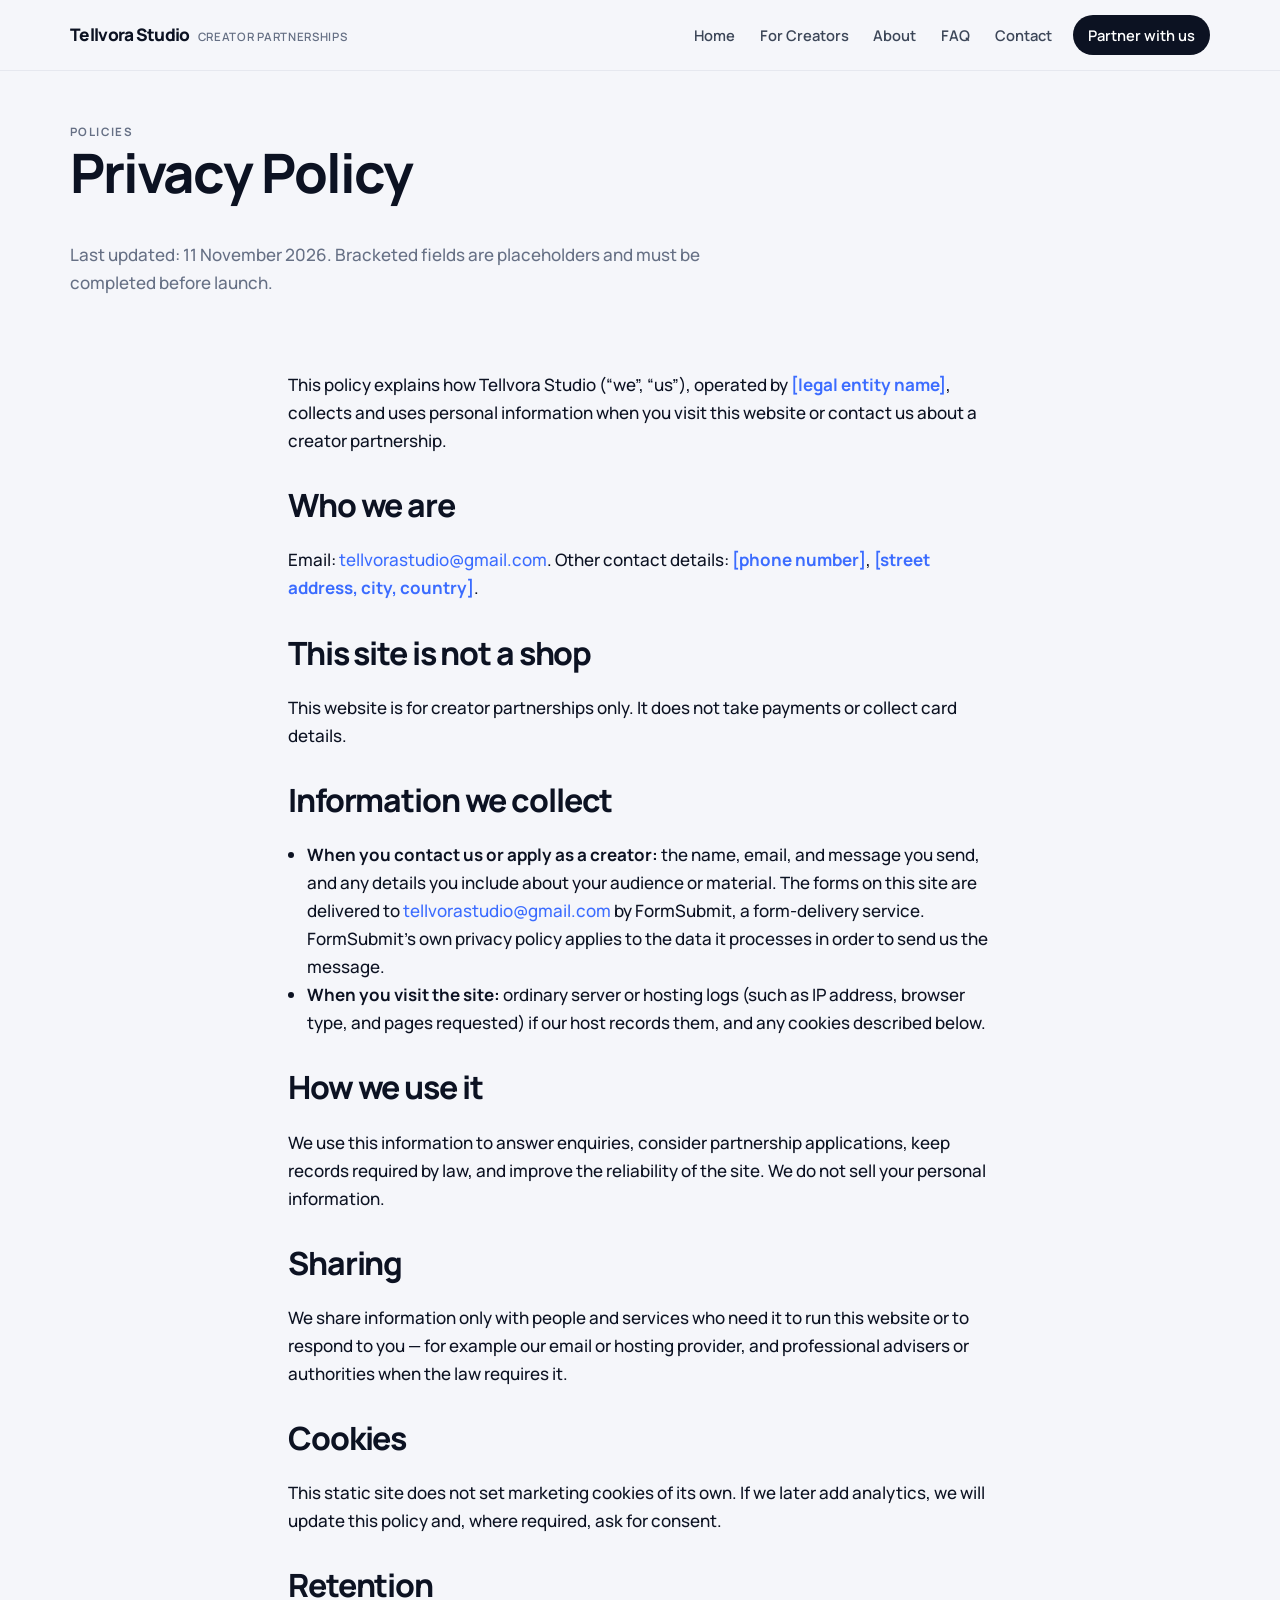
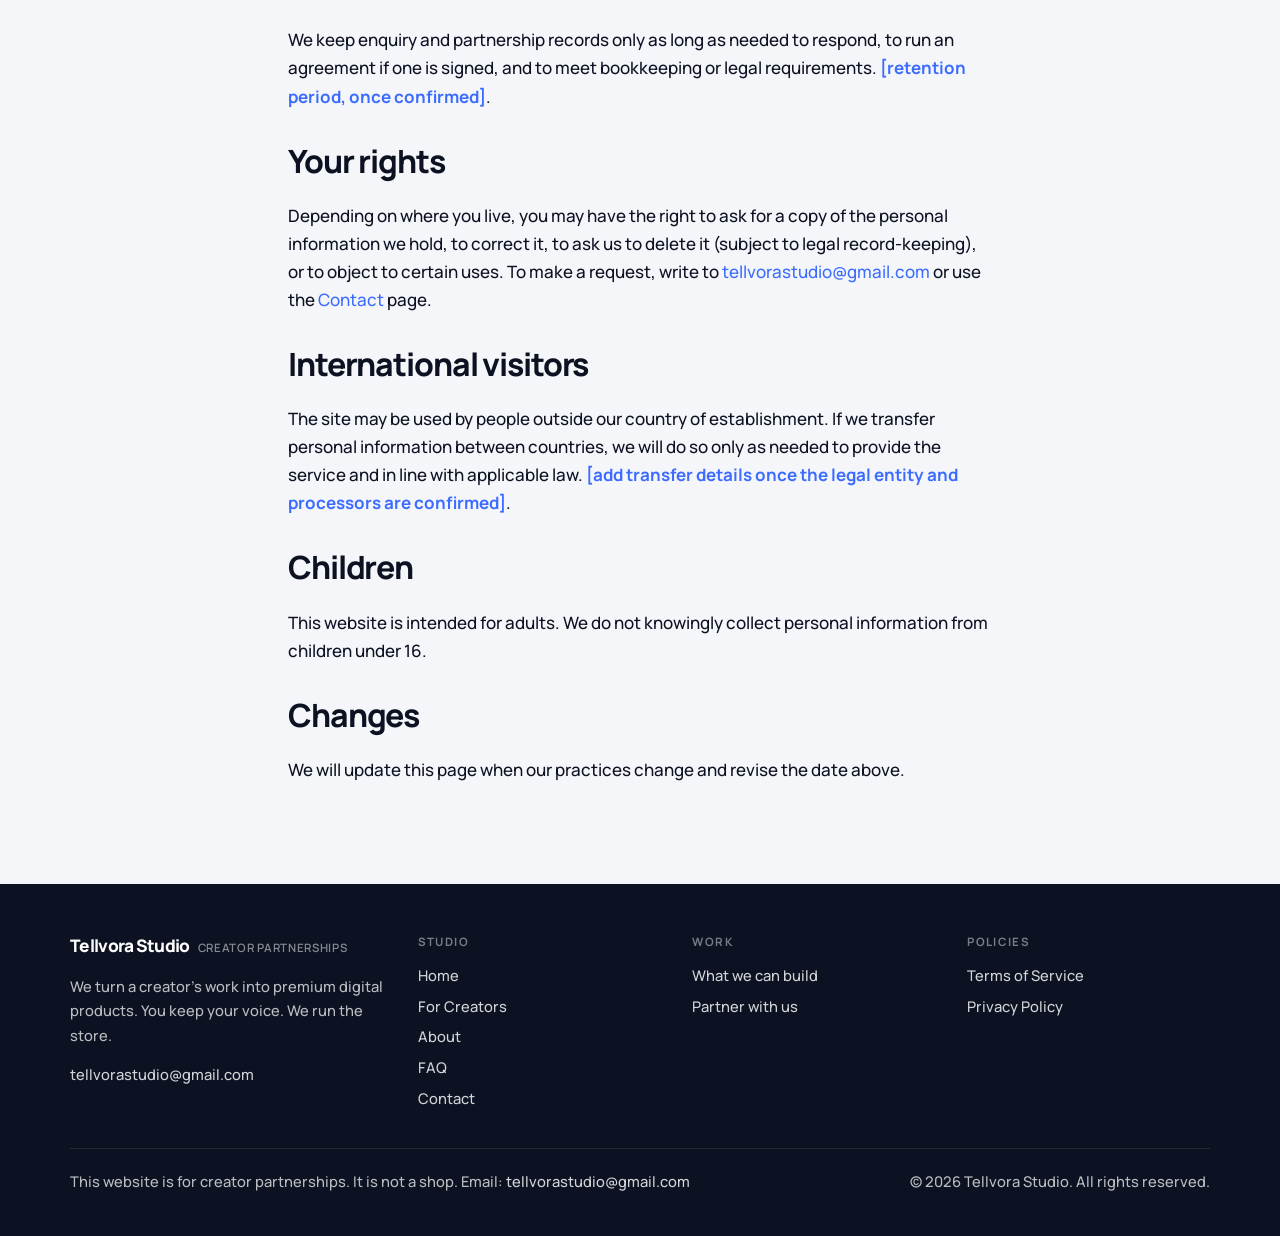
<file: privacy.html>
<!DOCTYPE html>
<html lang="en">
<head>
  <meta charset="utf-8">
  <meta name="viewport" content="width=device-width, initial-scale=1">
  <title>Privacy Policy | Tellvora Studio</title>
  <meta name="description" content="How Tellvora Studio collects, uses, and stores personal information.">
  <link rel="preconnect" href="https://fonts.googleapis.com">
  <link rel="preconnect" href="https://fonts.gstatic.com" crossorigin>
  <link href="https://fonts.googleapis.com/css2?family=Manrope:wght@500;600;700;800&display=swap" rel="stylesheet">
  <link rel="stylesheet" href="css/styles.css">
</head>
<body>
  <a class="skip" href="#main">Skip to content</a>
  <header class="site-header">
    <div class="wrap header-inner">
      <a class="wordmark" href="index.html">Tellvora Studio<span>Creator partnerships</span></a>
      <button class="nav-toggle" type="button" aria-expanded="false" aria-controls="site-nav">Menu</button>
      <nav class="nav" id="site-nav" aria-label="Primary">
        <a href="index.html">Home</a>
        <a href="creators.html">For Creators</a>
        <a href="about.html">About</a>
        <a href="faq.html">FAQ</a>
        <a href="contact.html">Contact</a>
        <a class="nav-cta" href="creators.html">Partner with us</a>
      </nav>
    </div>
  </header>
  <main id="main">

    <header class="page-title">
      <div class="wrap">
        <p class="kicker">Policies</p>
        <h1>Privacy Policy</h1>
        <p>Last updated: 11 November 2026. Bracketed fields are placeholders and must be completed before launch.</p>
      </div>
    </header>
    <section class="section">
      <div class="wrap prose">
        <p>This policy explains how Tellvora Studio (“we”, “us”), operated by <span class="placeholder-mark">[legal entity name]</span>, collects and uses personal information when you visit this website or contact us about a creator partnership.</p>
        <h2>Who we are</h2>
        <p>Email: <a href="mailto:tellvorastudio@gmail.com">tellvorastudio@gmail.com</a>. Other contact details: <span class="placeholder-mark">[phone number]</span>, <span class="placeholder-mark">[street address, city, country]</span>.</p>
        <h2>This site is not a shop</h2>
        <p>This website is for creator partnerships only. It does not take payments or collect card details.</p>
        <h2>Information we collect</h2>
        <ul>
          <li><strong>When you contact us or apply as a creator:</strong> the name, email, and message you send, and any details you include about your audience or material. The forms on this site are delivered to <a href="mailto:tellvorastudio@gmail.com">tellvorastudio@gmail.com</a> by FormSubmit, a form-delivery service. FormSubmit’s own privacy policy applies to the data it processes in order to send us the message.</li>
          <li><strong>When you visit the site:</strong> ordinary server or hosting logs (such as IP address, browser type, and pages requested) if our host records them, and any cookies described below.</li>
        </ul>
        <h2>How we use it</h2>
        <p>We use this information to answer enquiries, consider partnership applications, keep records required by law, and improve the reliability of the site. We do not sell your personal information.</p>
        <h2>Sharing</h2>
        <p>We share information only with people and services who need it to run this website or to respond to you — for example our email or hosting provider, and professional advisers or authorities when the law requires it.</p>
        <h2>Cookies</h2>
        <p>This static site does not set marketing cookies of its own. If we later add analytics, we will update this policy and, where required, ask for consent.</p>
        <h2>Retention</h2>
        <p>We keep enquiry and partnership records only as long as needed to respond, to run an agreement if one is signed, and to meet bookkeeping or legal requirements. <span class="placeholder-mark">[retention period, once confirmed]</span>.</p>
        <h2>Your rights</h2>
        <p>Depending on where you live, you may have the right to ask for a copy of the personal information we hold, to correct it, to ask us to delete it (subject to legal record-keeping), or to object to certain uses. To make a request, write to <a href="mailto:tellvorastudio@gmail.com">tellvorastudio@gmail.com</a> or use the <a href="contact.html">Contact</a> page.</p>
        <h2>International visitors</h2>
        <p>The site may be used by people outside our country of establishment. If we transfer personal information between countries, we will do so only as needed to provide the service and in line with applicable law. <span class="placeholder-mark">[add transfer details once the legal entity and processors are confirmed]</span>.</p>
        <h2>Children</h2>
        <p>This website is intended for adults. We do not knowingly collect personal information from children under 16.</p>
        <h2>Changes</h2>
        <p>We will update this page when our practices change and revise the date above.</p>
      </div>
    </section>

  </main>
  <footer class="site-footer">
    <div class="wrap">
      <div class="footer-grid">
        <div>
          <a class="wordmark" href="index.html">Tellvora Studio<span>Creator partnerships</span></a>
          <p style="margin-top:0.85rem">We turn a creator’s work into premium digital products. You keep your voice. We run the store.</p>
          <p><a href="mailto:tellvorastudio@gmail.com">tellvorastudio@gmail.com</a></p>
        </div>
        <div>
          <p class="kicker">Studio</p>
          <ul>
            <li><a href="index.html">Home</a></li>
            <li><a href="creators.html">For Creators</a></li>
            <li><a href="about.html">About</a></li>
            <li><a href="faq.html">FAQ</a></li>
            <li><a href="contact.html">Contact</a></li>
          </ul>
        </div>
        <div>
          <p class="kicker">Work</p>
          <ul>
            <li><a href="index.html#work">What we can build</a></li>
            <li><a href="creators.html">Partner with us</a></li>
          </ul>
        </div>
        <div>
          <p class="kicker">Policies</p>
          <ul>
            <li><a href="terms.html">Terms of Service</a></li>
            <li><a href="privacy.html">Privacy Policy</a></li>
          </ul>
        </div>
      </div>
      <div class="footer-bottom">
        <p>This website is for creator partnerships. It is not a shop. Email: <a href="mailto:tellvorastudio@gmail.com">tellvorastudio@gmail.com</a></p>
        <p>&copy; 2026 Tellvora Studio. All rights reserved.</p>
      </div>
    </div>
  </footer>
  <script src="js/nav.js"></script>
</body>
</html>
</file>
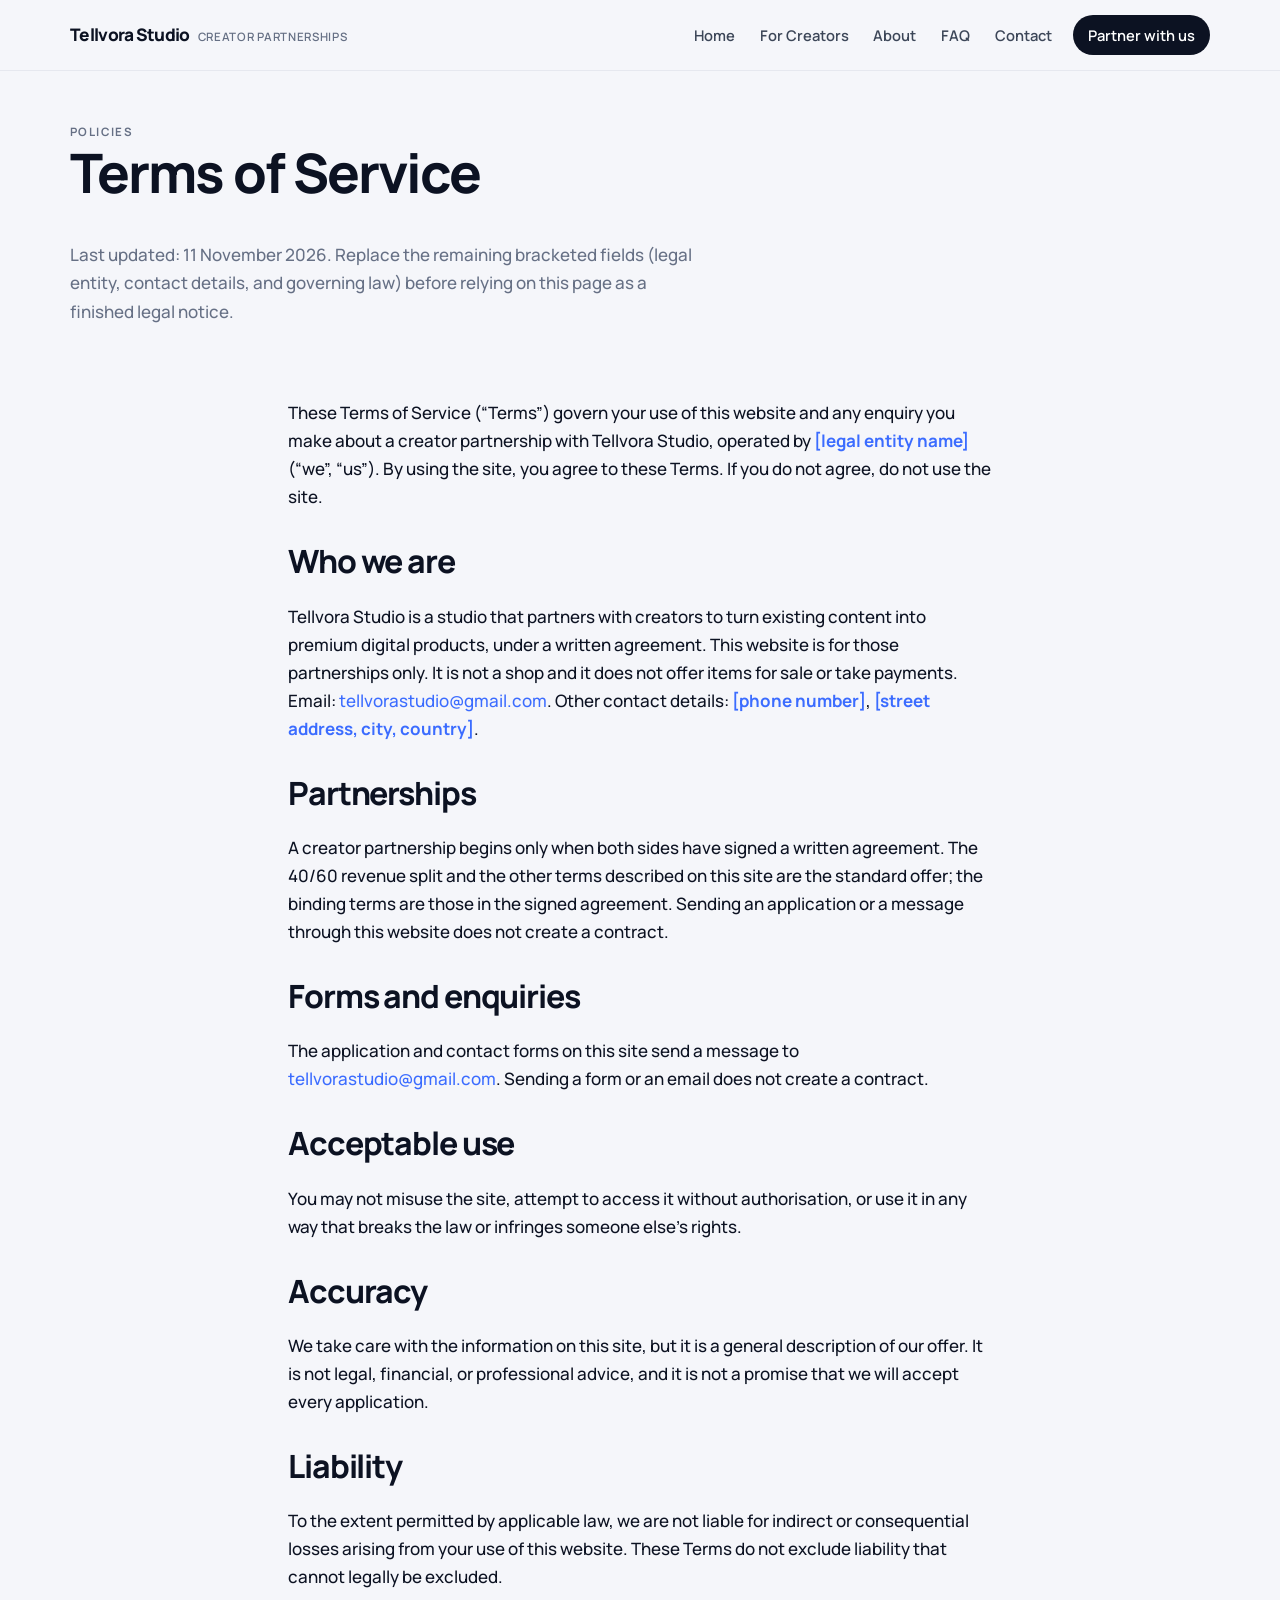
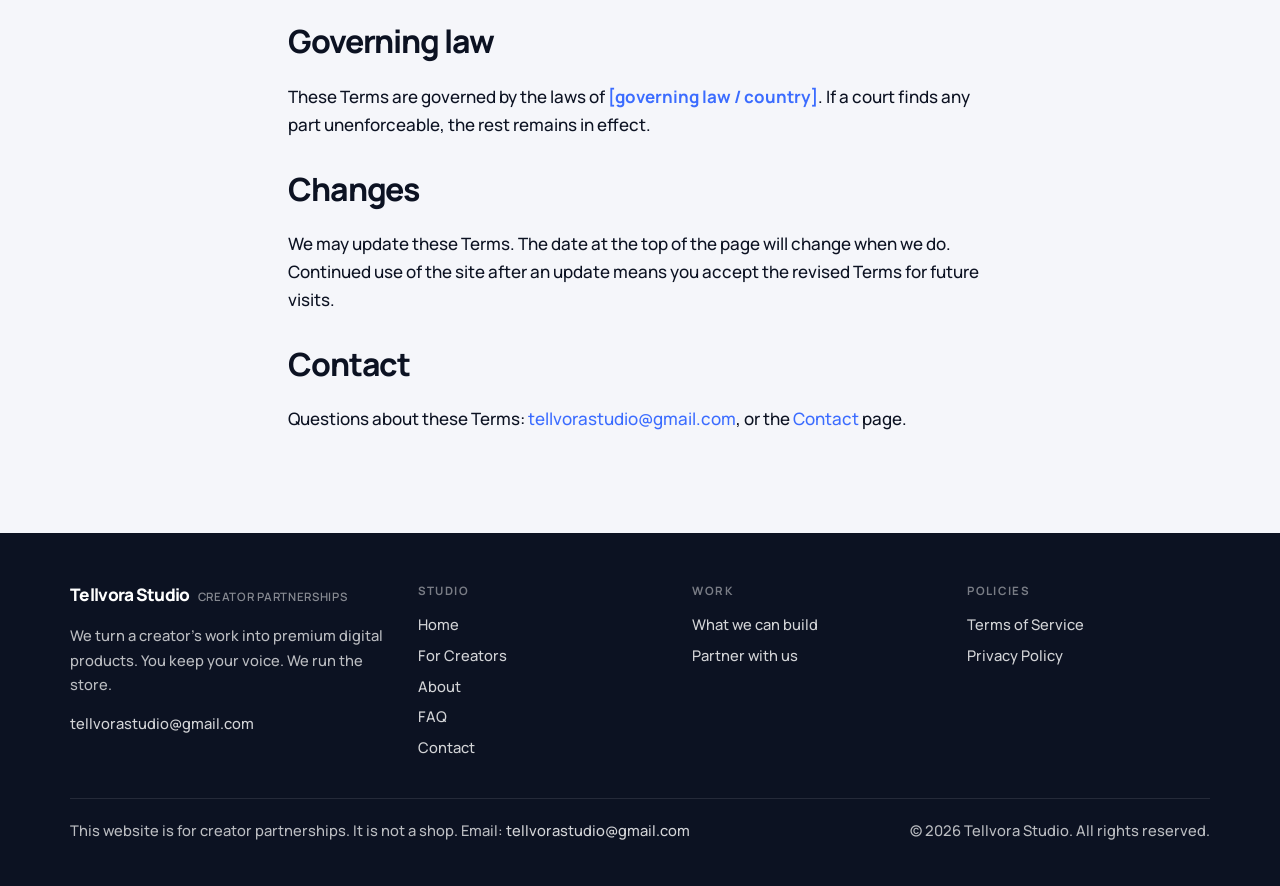
<file: terms.html>
<!DOCTYPE html>
<html lang="en">
<head>
  <meta charset="utf-8">
  <meta name="viewport" content="width=device-width, initial-scale=1">
  <title>Terms of Service | Tellvora Studio</title>
  <meta name="description" content="Terms of Service for the Tellvora Studio website and creator partnership enquiries.">
  <link rel="preconnect" href="https://fonts.googleapis.com">
  <link rel="preconnect" href="https://fonts.gstatic.com" crossorigin>
  <link href="https://fonts.googleapis.com/css2?family=Manrope:wght@500;600;700;800&display=swap" rel="stylesheet">
  <link rel="stylesheet" href="css/styles.css">
</head>
<body>
  <a class="skip" href="#main">Skip to content</a>
  <header class="site-header">
    <div class="wrap header-inner">
      <a class="wordmark" href="index.html">Tellvora Studio<span>Creator partnerships</span></a>
      <button class="nav-toggle" type="button" aria-expanded="false" aria-controls="site-nav">Menu</button>
      <nav class="nav" id="site-nav" aria-label="Primary">
        <a href="index.html">Home</a>
        <a href="creators.html">For Creators</a>
        <a href="about.html">About</a>
        <a href="faq.html">FAQ</a>
        <a href="contact.html">Contact</a>
        <a class="nav-cta" href="creators.html">Partner with us</a>
      </nav>
    </div>
  </header>
  <main id="main">

    <header class="page-title">
      <div class="wrap">
        <p class="kicker">Policies</p>
        <h1>Terms of Service</h1>
        <p>Last updated: 11 November 2026. Replace the remaining bracketed fields (legal entity, contact details, and governing law) before relying on this page as a finished legal notice.</p>
      </div>
    </header>
    <section class="section">
      <div class="wrap prose">
        <p>These Terms of Service (“Terms”) govern your use of this website and any enquiry you make about a creator partnership with Tellvora Studio, operated by <span class="placeholder-mark">[legal entity name]</span> (“we”, “us”). By using the site, you agree to these Terms. If you do not agree, do not use the site.</p>
        <h2>Who we are</h2>
        <p>Tellvora Studio is a studio that partners with creators to turn existing content into premium digital products, under a written agreement. This website is for those partnerships only. It is not a shop and it does not offer items for sale or take payments. Email: <a href="mailto:tellvorastudio@gmail.com">tellvorastudio@gmail.com</a>. Other contact details: <span class="placeholder-mark">[phone number]</span>, <span class="placeholder-mark">[street address, city, country]</span>.</p>
        <h2>Partnerships</h2>
        <p>A creator partnership begins only when both sides have signed a written agreement. The 40/60 revenue split and the other terms described on this site are the standard offer; the binding terms are those in the signed agreement. Sending an application or a message through this website does not create a contract.</p>
        <h2>Forms and enquiries</h2>
        <p>The application and contact forms on this site send a message to <a href="mailto:tellvorastudio@gmail.com">tellvorastudio@gmail.com</a>. Sending a form or an email does not create a contract.</p>
        <h2>Acceptable use</h2>
        <p>You may not misuse the site, attempt to access it without authorisation, or use it in any way that breaks the law or infringes someone else’s rights.</p>
        <h2>Accuracy</h2>
        <p>We take care with the information on this site, but it is a general description of our offer. It is not legal, financial, or professional advice, and it is not a promise that we will accept every application.</p>
        <h2>Liability</h2>
        <p>To the extent permitted by applicable law, we are not liable for indirect or consequential losses arising from your use of this website. These Terms do not exclude liability that cannot legally be excluded.</p>
        <h2>Governing law</h2>
        <p>These Terms are governed by the laws of <span class="placeholder-mark">[governing law / country]</span>. If a court finds any part unenforceable, the rest remains in effect.</p>
        <h2>Changes</h2>
        <p>We may update these Terms. The date at the top of the page will change when we do. Continued use of the site after an update means you accept the revised Terms for future visits.</p>
        <h2>Contact</h2>
        <p>Questions about these Terms: <a href="mailto:tellvorastudio@gmail.com">tellvorastudio@gmail.com</a>, or the <a href="contact.html">Contact</a> page.</p>
      </div>
    </section>

  </main>
  <footer class="site-footer">
    <div class="wrap">
      <div class="footer-grid">
        <div>
          <a class="wordmark" href="index.html">Tellvora Studio<span>Creator partnerships</span></a>
          <p style="margin-top:0.85rem">We turn a creator’s work into premium digital products. You keep your voice. We run the store.</p>
          <p><a href="mailto:tellvorastudio@gmail.com">tellvorastudio@gmail.com</a></p>
        </div>
        <div>
          <p class="kicker">Studio</p>
          <ul>
            <li><a href="index.html">Home</a></li>
            <li><a href="creators.html">For Creators</a></li>
            <li><a href="about.html">About</a></li>
            <li><a href="faq.html">FAQ</a></li>
            <li><a href="contact.html">Contact</a></li>
          </ul>
        </div>
        <div>
          <p class="kicker">Work</p>
          <ul>
            <li><a href="index.html#work">What we can build</a></li>
            <li><a href="creators.html">Partner with us</a></li>
          </ul>
        </div>
        <div>
          <p class="kicker">Policies</p>
          <ul>
            <li><a href="terms.html">Terms of Service</a></li>
            <li><a href="privacy.html">Privacy Policy</a></li>
          </ul>
        </div>
      </div>
      <div class="footer-bottom">
        <p>This website is for creator partnerships. It is not a shop. Email: <a href="mailto:tellvorastudio@gmail.com">tellvorastudio@gmail.com</a></p>
        <p>&copy; 2026 Tellvora Studio. All rights reserved.</p>
      </div>
    </div>
  </footer>
  <script src="js/nav.js"></script>
</body>
</html>
</file>
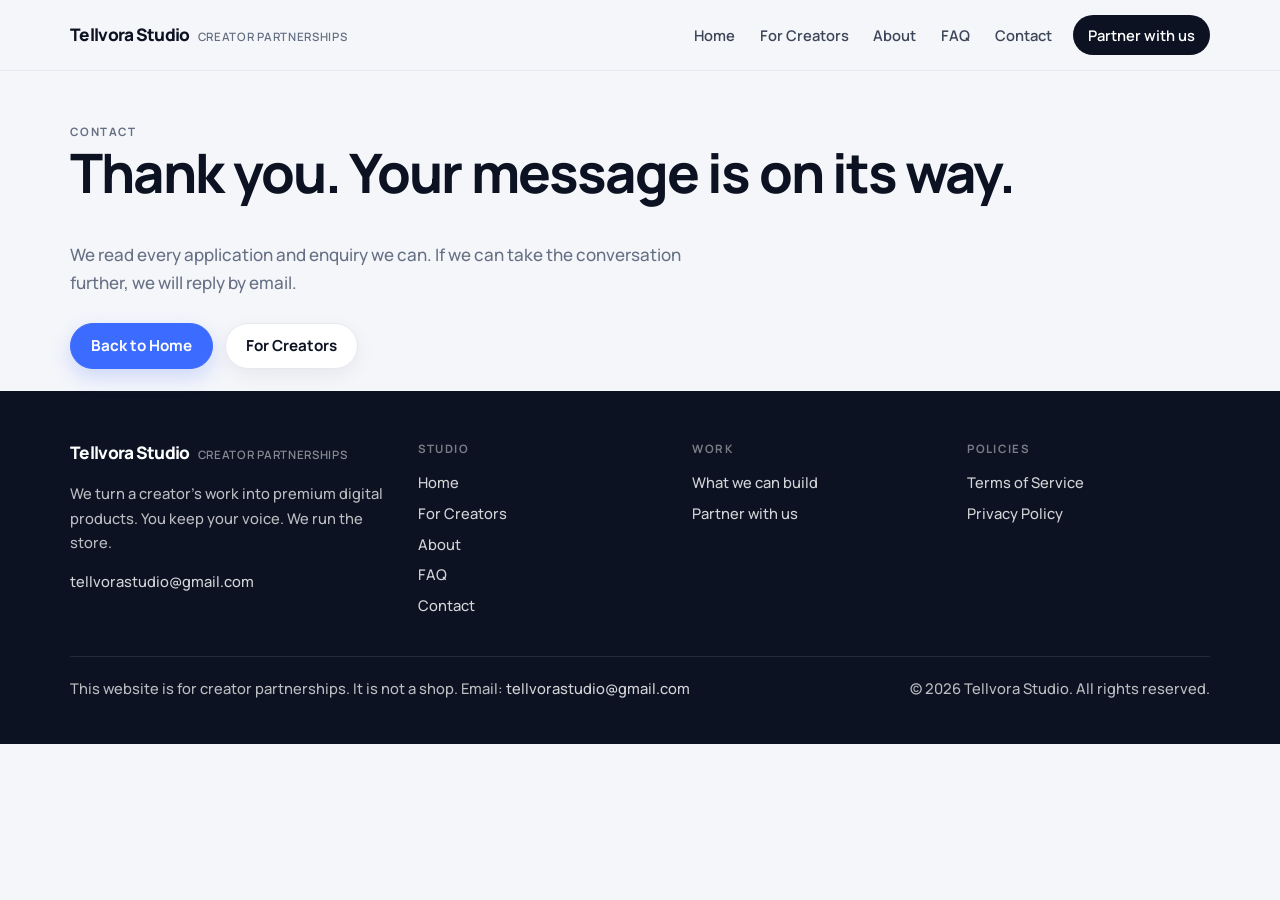
<file: thank-you.html>
<!DOCTYPE html>
<html lang="en">
<head>
  <meta charset="utf-8">
  <meta name="viewport" content="width=device-width, initial-scale=1">
  <title>Thank you | Tellvora Studio</title>
  <meta name="description" content="Thank you for writing to Tellvora Studio.">
  <link rel="preconnect" href="https://fonts.googleapis.com">
  <link rel="preconnect" href="https://fonts.gstatic.com" crossorigin>
  <link href="https://fonts.googleapis.com/css2?family=Manrope:wght@500;600;700;800&display=swap" rel="stylesheet">
  <link rel="stylesheet" href="css/styles.css">
</head>
<body>
  <a class="skip" href="#main">Skip to content</a>
  <header class="site-header">
    <div class="wrap header-inner">
      <a class="wordmark" href="index.html">Tellvora Studio<span>Creator partnerships</span></a>
      <button class="nav-toggle" type="button" aria-expanded="false" aria-controls="site-nav">Menu</button>
      <nav class="nav" id="site-nav" aria-label="Primary">
        <a href="index.html">Home</a>
        <a href="creators.html">For Creators</a>
        <a href="about.html">About</a>
        <a href="faq.html">FAQ</a>
        <a href="contact.html">Contact</a>
        <a class="nav-cta" href="creators.html">Partner with us</a>
      </nav>
    </div>
  </header>
    <main id="main">

    <header class="page-title">
      <div class="wrap">
        <p class="kicker">Contact</p>
        <h1>Thank you. Your message is on its way.</h1>
        <p>We read every application and enquiry we can. If we can take the conversation further, we will reply by email.</p>
        <div class="btn-row">
          <a class="btn" href="index.html">Back to Home</a>
          <a class="btn btn-ghost" href="creators.html">For Creators</a>
        </div>
      </div>
    </header>

  </main>
  <footer class="site-footer">
    <div class="wrap">
      <div class="footer-grid">
        <div>
          <a class="wordmark" href="index.html">Tellvora Studio<span>Creator partnerships</span></a>
          <p style="margin-top:0.85rem">We turn a creator’s work into premium digital products. You keep your voice. We run the store.</p>
          <p><a href="mailto:tellvorastudio@gmail.com">tellvorastudio@gmail.com</a></p>
        </div>
        <div>
          <p class="kicker">Studio</p>
          <ul>
            <li><a href="index.html">Home</a></li>
            <li><a href="creators.html">For Creators</a></li>
            <li><a href="about.html">About</a></li>
            <li><a href="faq.html">FAQ</a></li>
            <li><a href="contact.html">Contact</a></li>
          </ul>
        </div>
        <div>
          <p class="kicker">Work</p>
          <ul>
            <li><a href="index.html#work">What we can build</a></li>
            <li><a href="creators.html">Partner with us</a></li>
          </ul>
        </div>
        <div>
          <p class="kicker">Policies</p>
          <ul>
            <li><a href="terms.html">Terms of Service</a></li>
            <li><a href="privacy.html">Privacy Policy</a></li>
          </ul>
        </div>
      </div>
      <div class="footer-bottom">
        <p>This website is for creator partnerships. It is not a shop. Email: <a href="mailto:tellvorastudio@gmail.com">tellvorastudio@gmail.com</a></p>
        <p>&copy; 2026 Tellvora Studio. All rights reserved.</p>
      </div>
    </div>
  </footer>
  <script src="js/nav.js"></script>
</body>
</html>
</file>
<file: css/styles.css>
/* Tellvora Studio — modern agency styles */
:root {
  --bg: #f5f6fa;
  --surface: #ffffff;
  --ink: #0c1222;
  --ink-soft: #3c4658;
  --muted: #667085;
  --line: #e6e8ef;
  --accent: #3b6cff;
  --accent-hover: #2954e6;
  --accent-soft: #eef3ff;
  --navy: #0c1222;
  --on-accent: #ffffff;
  --shadow: 0 12px 40px rgba(12, 18, 34, 0.08);
  --shadow-sm: 0 6px 20px rgba(12, 18, 34, 0.06);
  --radius: 1.15rem;
  --radius-sm: 0.85rem;
  --max: 1140px;
  --sans: "Manrope", "Inter", "Helvetica Neue", Helvetica, Arial, sans-serif;
  --header-h: 4.35rem;
}

*, *::before, *::after { box-sizing: border-box; }
html { scroll-behavior: smooth; scroll-padding-top: 5.5rem; }
body {
  margin: 0;
  background: var(--bg);
  color: var(--ink);
  font-family: var(--sans);
  font-size: 1.0625rem;
  line-height: 1.65;
  font-weight: 500;
  -webkit-font-smoothing: antialiased;
}
img { max-width: 100%; height: auto; display: block; }
a { color: var(--accent); text-decoration: none; }
a:hover { color: var(--accent-hover); text-decoration: underline; text-underline-offset: 0.18em; }
h1, h2, h3, h4 {
  font-family: var(--sans);
  font-weight: 750;
  letter-spacing: -0.035em;
  line-height: 1.15;
  margin: 0 0 0.7em;
  color: var(--ink);
}
h1 { font-size: clamp(2.15rem, 4.6vw, 3.4rem); }
h2 { font-size: clamp(1.45rem, 2.5vw, 2rem); }
h3 { font-size: 1.15rem; letter-spacing: -0.02em; }
p { margin: 0 0 1em; }
.lead { font-size: 1.12rem; color: var(--ink-soft); max-width: 38rem; line-height: 1.7; font-weight: 500; }
.muted { color: var(--muted); }
.wrap {
  width: min(var(--max), calc(100% - 2.5rem));
  margin-inline: auto;
}
.skip {
  position: absolute;
  left: -999px;
  top: 0;
  background: var(--ink);
  color: #fff;
  padding: 0.5rem 1rem;
  z-index: 200;
}
.skip:focus { left: 0.75rem; top: 0.75rem; }

/* Sticky header */
.site-header {
  position: sticky;
  top: 0;
  z-index: 80;
  background: rgba(245, 246, 250, 0.88);
  backdrop-filter: saturate(1.2) blur(16px);
  -webkit-backdrop-filter: saturate(1.2) blur(16px);
  border-bottom: 1px solid var(--line);
}
.header-inner {
  display: flex;
  align-items: center;
  justify-content: space-between;
  gap: 1.25rem;
  min-height: var(--header-h);
}
.wordmark {
  font-family: var(--sans);
  font-size: 1.08rem;
  font-weight: 800;
  color: var(--ink);
  text-decoration: none;
  letter-spacing: -0.04em;
  display: flex;
  align-items: baseline;
  gap: 0.5rem;
}
.wordmark:hover { color: var(--ink); text-decoration: none; }
.wordmark span {
  display: none;
}
@media (min-width: 980px) {
  .wordmark span {
    display: inline;
    font-size: 0.72rem;
    font-weight: 600;
    letter-spacing: 0.06em;
    text-transform: uppercase;
    color: var(--muted);
  }
}
.nav {
  display: flex;
  flex-wrap: wrap;
  align-items: center;
  gap: 0.2rem 0.15rem;
}
.nav a {
  color: var(--ink-soft);
  text-decoration: none;
  font-size: 0.92rem;
  font-weight: 600;
  padding: 0.4rem 0.7rem;
  border-radius: 999px;
}
.nav a:hover,
.nav a[aria-current="page"] {
  color: var(--ink);
  background: var(--accent-soft);
  text-decoration: none;
}
.nav-cta {
  display: none;
  margin-left: 0.45rem;
  background: var(--ink) !important;
  color: #fff !important;
  padding: 0.48rem 0.95rem !important;
}
.nav-cta:hover { background: var(--accent) !important; color: #fff !important; }
@media (min-width: 980px) {
  .nav-cta { display: inline-block; }
}
.nav-toggle {
  display: none;
  background: var(--surface);
  border: 1px solid var(--line);
  color: var(--ink);
  padding: 0.4rem 0.75rem;
  font: inherit;
  font-size: 0.85rem;
  font-weight: 700;
  cursor: pointer;
  border-radius: 999px;
}

/* Buttons */
.btn {
  display: inline-flex;
  align-items: center;
  justify-content: center;
  background: var(--accent);
  color: var(--on-accent);
  text-decoration: none;
  border: 1px solid var(--accent);
  padding: 0.8rem 1.25rem;
  font-size: 0.95rem;
  font-weight: 700;
  line-height: 1.2;
  cursor: pointer;
  font-family: var(--sans);
  border-radius: 999px;
  box-shadow: 0 8px 20px rgba(59, 108, 255, 0.22);
}
.btn:hover { background: var(--accent-hover); border-color: var(--accent-hover); color: var(--on-accent); text-decoration: none; }
.btn-ghost {
  background: var(--surface);
  color: var(--ink);
  border-color: var(--line);
  box-shadow: var(--shadow-sm);
}
.btn-ghost:hover { background: var(--ink); color: #fff; border-color: var(--ink); }
.btn-light {
  background: #fff;
  color: var(--ink);
  border-color: #fff;
  box-shadow: none;
}
.btn-light:hover { background: var(--accent-soft); color: var(--ink); border-color: var(--accent-soft); }
.btn-row { display: flex; flex-wrap: wrap; gap: 0.75rem; margin-top: 1.6rem; }
.btn-full { width: 100%; text-align: center; }

/* Hero / sections */
.hero {
  padding: 4.2rem 0 3.6rem;
}
.hero-grid {
  display: grid;
  grid-template-columns: 1.05fr 0.95fr;
  gap: 2.8rem 3.2rem;
  align-items: center;
}
.hero-copy .kicker { margin-bottom: 1rem; }
.hero-visual { position: relative; margin: 0; }
.hero-visual > img {
  width: 100%;
  height: auto;
  aspect-ratio: 4 / 3;
  object-fit: cover;
  border-radius: calc(var(--radius) + 4px);
  box-shadow: var(--shadow);
  border: 1px solid var(--line);
}
.hero-visual figcaption {
  position: absolute;
  left: 1rem;
  bottom: -1.6rem;
  font-size: 0.72rem;
  color: var(--muted);
}
.kicker {
  font-size: 0.72rem;
  letter-spacing: 0.12em;
  text-transform: uppercase;
  font-weight: 700;
  color: var(--accent);
  margin: 0 0 0.75rem;
}
.section { padding: 4.2rem 0; }
.section + .section { padding-top: 0; }
.band, .cta-band, .page-title, .site-footer { }
.section-head {
  display: grid;
  grid-template-columns: 1fr minmax(0, 22rem);
  gap: 1.5rem 3rem;
  margin-bottom: 1.8rem;
  align-items: end;
}
.section-head p { margin: 0; color: var(--muted); }
.split {
  display: grid;
  grid-template-columns: 1fr 1fr;
  gap: 2rem 3.5rem;
}

/* How-it-works step cards */
.steps {
  list-style: none;
  margin: 1.5rem 0 0;
  padding: 0;
  display: grid;
  grid-template-columns: repeat(2, 1fr);
  gap: 1rem;
}
.steps li {
  display: flex;
  flex-direction: column;
  gap: 0.7rem;
  padding: 1.25rem 1.2rem 1.2rem;
  background: var(--surface);
  border: 1px solid var(--line);
  border-radius: var(--radius);
  box-shadow: var(--shadow-sm);
}
.steps .n, .step-icon {
  width: 2.4rem;
  height: 2.4rem;
  border-radius: 0.7rem;
  background: var(--accent-soft);
  color: var(--accent);
  display: inline-flex;
  align-items: center;
  justify-content: center;
  font-weight: 800;
  font-size: 0.95rem;
}
.step-icon svg { width: 1.2rem; height: 1.2rem; display: block; }
.steps strong { display: block; margin-bottom: 0.25rem; color: var(--ink); }
.steps li div { color: var(--ink-soft); font-size: 0.98rem; }

/* Handle grid */
.handle-grid {
  display: grid;
  grid-template-columns: repeat(5, 1fr);
  gap: 0.9rem;
  margin-top: 1.6rem;
}
.handle-card {
  background: var(--surface);
  border: 1px solid var(--line);
  border-radius: var(--radius);
  box-shadow: var(--shadow-sm);
  padding: 1.15rem 1rem 1.1rem;
}
.handle-card .step-icon { margin-bottom: 0.8rem; }
.handle-card h3 { margin: 0 0 0.35rem; font-size: 1rem; }
.handle-card p { margin: 0; color: var(--muted); font-size: 0.9rem; }

.who-list { margin: 0; padding: 0; list-style: none; }
.who-list li {
  padding: 0.95rem 0;
  border-top: 1px solid var(--line);
  color: var(--ink-soft);
}
.who-list li:last-child { border-bottom: 1px solid var(--line); }
.who-list strong { color: var(--ink); }

/* 40/60 split */
.share-grid {
  display: grid;
  grid-template-columns: 1fr 1fr;
  gap: 0.9rem;
  margin: 1.3rem 0 1.4rem;
}
.share-card {
  background: var(--surface);
  border: 1px solid var(--line);
  border-radius: var(--radius);
  box-shadow: var(--shadow-sm);
  padding: 1.4rem 1.25rem 1.25rem;
}
.share-card .share-fig {
  font-size: clamp(2.5rem, 5vw, 3.3rem);
  line-height: 1;
  font-weight: 800;
  letter-spacing: -0.05em;
  color: var(--ink);
  margin: 0 0 0.45rem;
}
.share-card .kicker { margin-bottom: 0.55rem; }
.share-card p { margin: 0; color: var(--muted); font-size: 0.95rem; }
.share-card.is-accent {
  background: var(--ink);
  border-color: var(--ink);
  color: #fff;
  box-shadow: var(--shadow);
}
.share-card.is-accent .kicker { color: #9db0ff; }
.share-card.is-accent .share-fig { color: #fff; }
.share-card.is-accent p { color: rgba(255,255,255,0.78); }

.case-covers {
  display: grid;
  grid-template-columns: repeat(4, 1fr);
  gap: 1rem;
  margin: 1.4rem 0 1.4rem;
  align-items: stretch;
}
.case-card {
  display: flex;
  flex-direction: column;
  background: var(--surface);
  border: 1px solid var(--line);
  border-radius: var(--radius);
  box-shadow: var(--shadow-sm);
  overflow: hidden;
  color: inherit;
  text-decoration: none;
  min-width: 0;
  transition: transform 0.15s ease, box-shadow 0.15s ease;
}
.case-card:hover {
  transform: translateY(-2px);
  box-shadow: var(--shadow);
  text-decoration: none;
  color: inherit;
}
.case-cover {
  display: flex;
  justify-content: center;
  align-items: flex-end;
  padding: 0.85rem 0.85rem 0;
  background: var(--surface);
}
.case-cover img {
  width: min(100%, 270px);
  height: auto;
  max-height: 360px;
  aspect-ratio: 3 / 4;
  object-fit: contain;
  border-radius: 0.7rem;
  border: 1px solid var(--line);
  box-shadow: var(--shadow-sm);
  background: #1a1d24;
}
.case-body {
  padding: 0.85rem 1rem 1.05rem;
  min-width: 0;
}
.case-body h3 {
  margin: 0 0 0.35rem;
  font-size: 1rem;
  font-weight: 750;
  line-height: 1.3;
  letter-spacing: -0.02em;
  overflow-wrap: break-word;
  hyphens: auto;
}
.case-body .price {
  margin: 0;
  gap: 0.45rem;
}
.case-body .price .now { font-size: 1.15rem; }
.case-body .price .was { font-size: 0.92rem; }

/* Small corner portrait card — face-cropped from the full portrait */
.person-card {
  display: inline-flex;
  align-items: center;
  gap: 0.55rem;
  background: var(--surface);
  border: 1px solid var(--line);
  border-radius: 999px;
  box-shadow: var(--shadow);
  padding: 0.28rem 0.8rem 0.28rem 0.28rem;
  max-width: 14rem;
}
.person-card .person-photo {
  width: 2.7rem;
  height: 2.7rem;
  border-radius: 50%;
  overflow: hidden;
  flex-shrink: 0;
  background: #d9dee8;
}
.person-card .person-photo img {
  width: 100%;
  height: 100%;
  object-fit: cover;
  object-position: 50% 10%;
  transform: scale(2.35);
  transform-origin: 50% 10%;
}
.person-card p {
  margin: 0;
  font-size: 0.88rem;
  font-weight: 700;
  letter-spacing: -0.02em;
  color: var(--ink);
}
.hero-visual .person-card {
  position: absolute;
  left: 0.85rem;
  bottom: 0.85rem;
}
.about-panel {
  position: relative;
  background: var(--surface);
  border: 1px solid var(--line);
  border-radius: calc(var(--radius) + 6px);
  box-shadow: var(--shadow-sm);
  padding: 2.2rem 2rem 2rem;
}
.about-panel .person-card {
  position: absolute;
  top: 1.15rem;
  right: 1.15rem;
}
.about-panel .about-copy {
  padding-right: 10.5rem;
}


/* What we can build */
.build-grid {
  display: grid;
  grid-template-columns: repeat(4, 1fr);
  gap: 1rem;
  margin-top: 1.4rem;
}
.build-card {
  background: var(--surface);
  border: 1px solid var(--line);
  border-radius: var(--radius);
  box-shadow: var(--shadow-sm);
  padding: 1.25rem 1.15rem 1.3rem;
}
.build-card .step-icon { margin-bottom: 0.85rem; }
.build-card h3 { margin: 0 0 0.4rem; }
.build-card p { margin: 0; color: var(--muted); font-size: 0.98rem; }
/* CTA band */
.cta-band {
  margin: 1rem 0 4.2rem;
}
.cta-band-inner {
  background: var(--navy);
  color: #fff;
  border-radius: calc(var(--radius) + 8px);
  padding: 2.6rem 2.2rem;
  display: flex;
  flex-wrap: wrap;
  align-items: center;
  justify-content: space-between;
  gap: 1.4rem 2rem;
  box-shadow: var(--shadow);
}
.cta-band h2 { color: #fff; margin: 0 0 0.4rem; max-width: 22ch; }
.cta-band p { margin: 0; color: rgba(255,255,255,0.72); max-width: 34rem; }

/* Product grid / shop */
.grid-3 {
  display: grid;
  grid-template-columns: repeat(3, 1fr);
  gap: 1.2rem;
  align-items: stretch;
}
.grid-2 {
  display: grid;
  grid-template-columns: 1fr 1fr;
  gap: 1.5rem 2rem;
}
.product-card {
  background: var(--surface);
  border: 1px solid var(--line);
  border-radius: var(--radius);
  box-shadow: var(--shadow-sm);
  display: flex;
  flex-direction: column;
  height: 100%;
  overflow: hidden;
}
.cover {
  padding: 0.85rem 0.85rem 0;
  position: relative;
  overflow: hidden;
  background: var(--surface);
  display: flex;
  justify-content: center;
  align-items: flex-end;
}
.cover img {
  width: min(100%, 270px);
  height: auto;
  max-height: 360px;
  aspect-ratio: 3 / 4;
  object-fit: contain;
  border-radius: 0.7rem;
  border: 1px solid var(--line);
  box-shadow: var(--shadow-sm);
  background: #1a1d24;
}
.product-body { padding: 1.15rem 1.2rem 1.3rem; flex: 1; display: flex; flex-direction: column; }
.product-body h3 { margin-bottom: 0.35rem; }
.product-body p { font-size: 0.98rem; color: var(--muted); }
.meta { font-size: 0.82rem; color: var(--muted); margin: 0 0 0.8rem; }
.price {
  display: flex;
  align-items: baseline;
  gap: 0.55rem;
  margin: 0.4rem 0 1rem;
  font-weight: 800;
}
.price .now { font-size: 1.45rem; color: var(--ink); letter-spacing: -0.03em; }
.price .was { color: var(--muted); text-decoration: line-through; font-size: 1rem; font-weight: 600; }
.flag {
  display: inline-block;
  font-size: 0.68rem;
  letter-spacing: 0.08em;
  text-transform: uppercase;
  font-weight: 700;
  border: 1px solid var(--line);
  border-radius: 999px;
  padding: 0.18rem 0.5rem;
  margin-bottom: 0.5rem;
  color: var(--ink);
}
.flag-accent { border-color: var(--accent-soft); background: var(--accent-soft); color: var(--accent); }
.product-body .btn { margin-top: auto; align-self: flex-start; }
.inside { margin: 0 0 1rem; padding: 0 0 0 1.1rem; color: var(--muted); font-size: 0.95rem; }
.inside li { margin: 0.2rem 0; }
.sample-link {
  display: inline-block;
  margin: 0.65rem 0 0;
  font-size: 0.88rem;
  font-weight: 700;
}
.product-body .sample-link { margin-top: 0.7rem; }

/* Catalog */
.catalog-intro { text-align: center; max-width: 42rem; margin: 0 auto 0.4rem; }
.catalog-intro h1, .catalog-intro h2 { margin-bottom: 0.4rem; }
.catalog-intro .sub {
  font-size: 1.15rem;
  color: var(--muted);
  margin: 0 0 0.9rem;
  font-weight: 550;
}
.catalog-note { font-size: 0.95rem; color: var(--muted); margin: 0 auto 1.4rem; max-width: 40rem; }
.sale-banner {
  display: inline-block;
  font-size: 0.72rem;
  letter-spacing: 0.12em;
  text-transform: uppercase;
  font-weight: 700;
  color: var(--accent);
  background: var(--accent-soft);
  border-radius: 999px;
  padding: 0.4rem 0.9rem;
  margin: 0 0 1.6rem;
}
.guide-grid {
  display: grid;
  grid-template-columns: repeat(5, 1fr);
  gap: 0.85rem;
  align-items: stretch;
}
.guide-card {
  background: var(--surface);
  border: 1px solid var(--line);
  border-radius: var(--radius);
  box-shadow: var(--shadow-sm);
  padding: 1.2rem 0.75rem 1.1rem;
  display: flex;
  flex-direction: column;
  align-items: center;
  text-align: center;
  height: 100%;
  position: relative;
}
.guide-card.is-popular {
  border: 1.5px solid var(--accent);
  box-shadow: 0 10px 28px rgba(59, 108, 255, 0.14);
}
.popular-badge {
  display: inline-flex;
  align-items: center;
  gap: 0.28rem;
  font-size: 0.68rem;
  letter-spacing: 0.08em;
  text-transform: uppercase;
  font-weight: 700;
  color: #fff;
  background: var(--accent);
  border-radius: 999px;
  padding: 0.22rem 0.55rem;
  margin-bottom: 0.65rem;
}
.popular-badge svg { width: 0.85rem; height: 0.85rem; }
.guide-icon {
  width: 2.6rem;
  height: 2.6rem;
  color: var(--accent);
  margin: 0.2rem 0 0.75rem;
}
.guide-icon svg { width: 100%; height: 100%; display: block; }
.guide-card h3 {
  font-size: 1.02rem;
  margin: 0 0 0.2rem;
  line-height: 1.3;
}
.sold-sep {
  font-size: 0.78rem;
  color: var(--muted);
  margin: 0 0 0.35rem;
  font-style: italic;
}
.guide-price {
  margin: 0.45rem 0 0.85rem;
  display: flex;
  flex-direction: column;
  align-items: center;
  gap: 0.1rem;
  font-weight: 800;
}
.guide-price .was-row {
  display: flex;
  align-items: center;
  gap: 0.4rem;
}
.guide-price .was {
  color: var(--muted);
  text-decoration: line-through;
  font-size: 0.95rem;
  font-weight: 600;
}
.guide-price .now {
  font-size: 1.85rem;
  line-height: 1.1;
  color: var(--ink);
  letter-spacing: -0.04em;
}
.discount {
  display: inline-block;
  font-size: 0.68rem;
  letter-spacing: 0.04em;
  font-weight: 700;
  color: var(--accent);
  background: var(--accent-soft);
  border-radius: 999px;
  padding: 0.08rem 0.38rem;
}
.guide-card .btn { margin-top: auto; width: 100%; text-align: center; padding: 0.55rem 0.7rem; }
.guide-card .sample-link { margin-top: 0.55rem; }

.bundle-offer {
  margin-top: 1.1rem;
  background: var(--surface);
  border: 1px solid var(--line);
  border-radius: var(--radius);
  box-shadow: var(--shadow-sm);
  padding: 1.4rem 1.5rem 1rem;
}
.bundle-offer-inner {
  display: grid;
  grid-template-columns: auto 1fr auto;
  gap: 1.4rem 1.8rem;
  align-items: center;
}
.bundle-brand {
  display: flex;
  align-items: flex-start;
  gap: 1rem;
}
.bundle-offer .guide-icon { margin: 0; width: 3rem; height: 3rem; flex-shrink: 0; }
.bundle-offer h3 { margin: 0 0 0.2rem; font-size: 1.35rem; }
.bundle-offer .bundle-includes { margin: 0 0 0.55rem; color: var(--muted); font-size: 0.95rem; }
.bundle-offer .guide-price { flex-direction: row; align-items: baseline; gap: 0.7rem; margin: 0; }
.bundle-offer .guide-price .now { font-size: 2rem; }
.save-tag {
  font-size: 0.72rem;
  letter-spacing: 0.06em;
  text-transform: uppercase;
  font-weight: 700;
  color: var(--accent);
  background: var(--accent-soft);
  border-radius: 999px;
  padding: 0.14rem 0.45rem;
}
.bundle-checks {
  list-style: none;
  margin: 0;
  padding: 0;
  color: var(--ink);
  font-size: 0.95rem;
}
.bundle-checks li {
  display: flex;
  align-items: flex-start;
  gap: 0.5rem;
  margin: 0.35rem 0;
}
.bundle-checks svg {
  width: 1.15rem;
  height: 1.15rem;
  color: var(--accent);
  flex-shrink: 0;
  margin-top: 0.15rem;
}
.bundle-cta { display: flex; align-items: center; }
.bundle-foot {
  margin: 1.1rem 0 0;
  padding-top: 0.85rem;
  border-top: 1px solid var(--line);
  text-align: center;
  color: var(--muted);
  font-size: 0.95rem;
}

/* Photo band */
.photo-band {
  display: grid;
  grid-template-columns: 1fr 1fr 1fr;
  gap: 0.85rem;
  margin: 0 0 0.7rem;
}
.photo-band figure { margin: 0; }
.photo-band img {
  width: 100%;
  height: auto;
  aspect-ratio: 4 / 3;
  object-fit: cover;
  border-radius: var(--radius-sm);
  border: 1px solid var(--line);
}
.photo-band figcaption {
  font-size: 0.78rem;
  color: var(--muted);
  margin-top: 0.4rem;
}
.photo-credit {
  font-size: 0.75rem;
  color: var(--muted);
  line-height: 1.5;
  margin: 0;
  max-width: 60rem;
}

/* Forms */
form {
  display: grid;
  gap: 0.85rem;
  max-width: 36rem;
  background: var(--surface);
  border: 1px solid var(--line);
  border-radius: var(--radius);
  box-shadow: var(--shadow-sm);
  padding: 1.4rem 1.3rem 1.3rem;
}
label { display: grid; gap: 0.3rem; font-size: 0.88rem; font-weight: 650; }
input, textarea, select {
  font: inherit;
  font-weight: 500;
  padding: 0.7rem 0.75rem;
  border: 1px solid var(--line);
  background: var(--bg);
  color: var(--ink);
  width: 100%;
  border-radius: 0.7rem;
}
input:focus, textarea:focus, select:focus {
  outline: 2px solid var(--accent-soft);
  border-color: var(--accent);
}
textarea { min-height: 8rem; resize: vertical; }
.form-note {
  font-size: 0.88rem;
  color: var(--muted);
  max-width: 36rem;
}
.placeholder-mark { font-family: var(--sans); color: var(--accent); font-weight: 700; }

/* Policy / long text */
.prose { max-width: 44rem; }
.prose h2 { margin-top: 2rem; }
.prose ul { padding-left: 1.2rem; }
.page-title { padding: 3.2rem 0 0.4rem; }
.page-title p { margin: 0; color: var(--muted); max-width: 40rem; }

/* FAQ */
.faq details {
  background: var(--surface);
  border: 1px solid var(--line);
  border-radius: var(--radius-sm);
  padding: 0.85rem 1.1rem;
  margin: 0 0 0.65rem;
  box-shadow: var(--shadow-sm);
}
.faq summary {
  cursor: pointer;
  font-weight: 750;
  font-size: 1.05rem;
  letter-spacing: -0.02em;
  list-style: none;
}
.faq summary::-webkit-details-marker { display: none; }
.faq summary::after { content: "+"; float: right; color: var(--muted); font-weight: 700; }
.faq details[open] summary::after { content: "–"; }
.faq details p { margin: 0.7rem 0 0.2rem; color: var(--ink-soft); }
.faq details ul { color: var(--ink-soft); }

/* Footer */
.site-footer {
  background: var(--navy);
  color: rgba(255,255,255,0.72);
  padding: 3rem 0 1.8rem;
  font-size: 0.92rem;
  margin-top: 1rem;
}
.footer-grid {
  display: grid;
  grid-template-columns: 1.3fr 1fr 1fr 1fr;
  gap: 2rem;
  margin-bottom: 2rem;
}
.site-footer .wordmark { color: #fff; }
.site-footer .wordmark span { color: rgba(255,255,255,0.5); }
.site-footer a { color: rgba(255,255,255,0.82); text-decoration: none; }
.site-footer a:hover { color: #fff; text-decoration: underline; }
.site-footer ul { list-style: none; margin: 0; padding: 0; }
.site-footer li { margin: 0.4rem 0; }
.site-footer .kicker { color: rgba(255,255,255,0.45); }
.footer-bottom {
  border-top: 1px solid rgba(255,255,255,0.1);
  padding-top: 1.2rem;
  display: flex;
  flex-wrap: wrap;
  justify-content: space-between;
  gap: 0.8rem;
}
.pay-note { color: #fff; }

.price-table { width: 100%; border-collapse: collapse; font-size: 0.95rem; }
.price-table th, .price-table td {
  text-align: left;
  padding: 0.7rem 0.5rem;
  border-bottom: 1px solid var(--line);
  vertical-align: top;
}
.price-table th { font-weight: 700; font-size: 0.75rem; letter-spacing: 0.06em; text-transform: uppercase; color: var(--muted); }

@media (max-width: 1100px) {
  .guide-grid, .handle-grid { grid-template-columns: repeat(3, 1fr); }
  .build-grid { grid-template-columns: 1fr 1fr; }
  .bundle-offer-inner { grid-template-columns: 1fr 1fr; }
  .bundle-cta { grid-column: 1 / -1; }
  .footer-grid { grid-template-columns: 1fr 1fr; }
}
@media (max-width: 900px) {
  .section-head, .split, .grid-3, .hero-grid, .photo-band, .steps, .case-covers { grid-template-columns: 1fr 1fr; }
  .grid-3 .span-full { grid-column: 1 / -1; }
  .photo-band figure:nth-child(3) { grid-column: 1 / -1; }
  .handle-grid, .build-grid { grid-template-columns: 1fr 1fr; }
  .about-panel .about-copy { padding-right: 0; padding-top: 3.4rem; }
}
@media (max-width: 720px) {
  .nav-toggle { display: inline-block; }
  .nav {
    display: none;
    position: absolute;
    left: 0; right: 0;
    top: var(--header-h);
    background: rgba(245, 246, 250, 0.98);
    border-bottom: 1px solid var(--line);
    flex-direction: column;
    align-items: stretch;
    padding: 0.8rem 1.25rem 1.2rem;
    gap: 0.25rem;
  }
  .nav-cta { display: inline-flex; margin-left: 0; width: fit-content; }
  body.nav-open .nav { display: flex; }
  .site-header { position: sticky; }
  .hero { padding: 2.4rem 0 3.2rem; }
  .section { padding: 2.6rem 0; }
  .section-head, .split, .grid-3, .grid-2, .footer-grid, .hero-grid, .photo-band, .guide-grid, .bundle-offer-inner, .steps, .handle-grid, .share-grid, .case-covers, .build-grid { grid-template-columns: 1fr; }
  .header-inner { min-height: 3.8rem; }
  .bundle-offer { padding: 1.15rem 1.05rem 0.9rem; }
  .hero-visual figcaption { position: static; margin-top: 2.6rem; }
  .cta-band-inner { padding: 1.8rem 1.3rem; }
}
</file>
